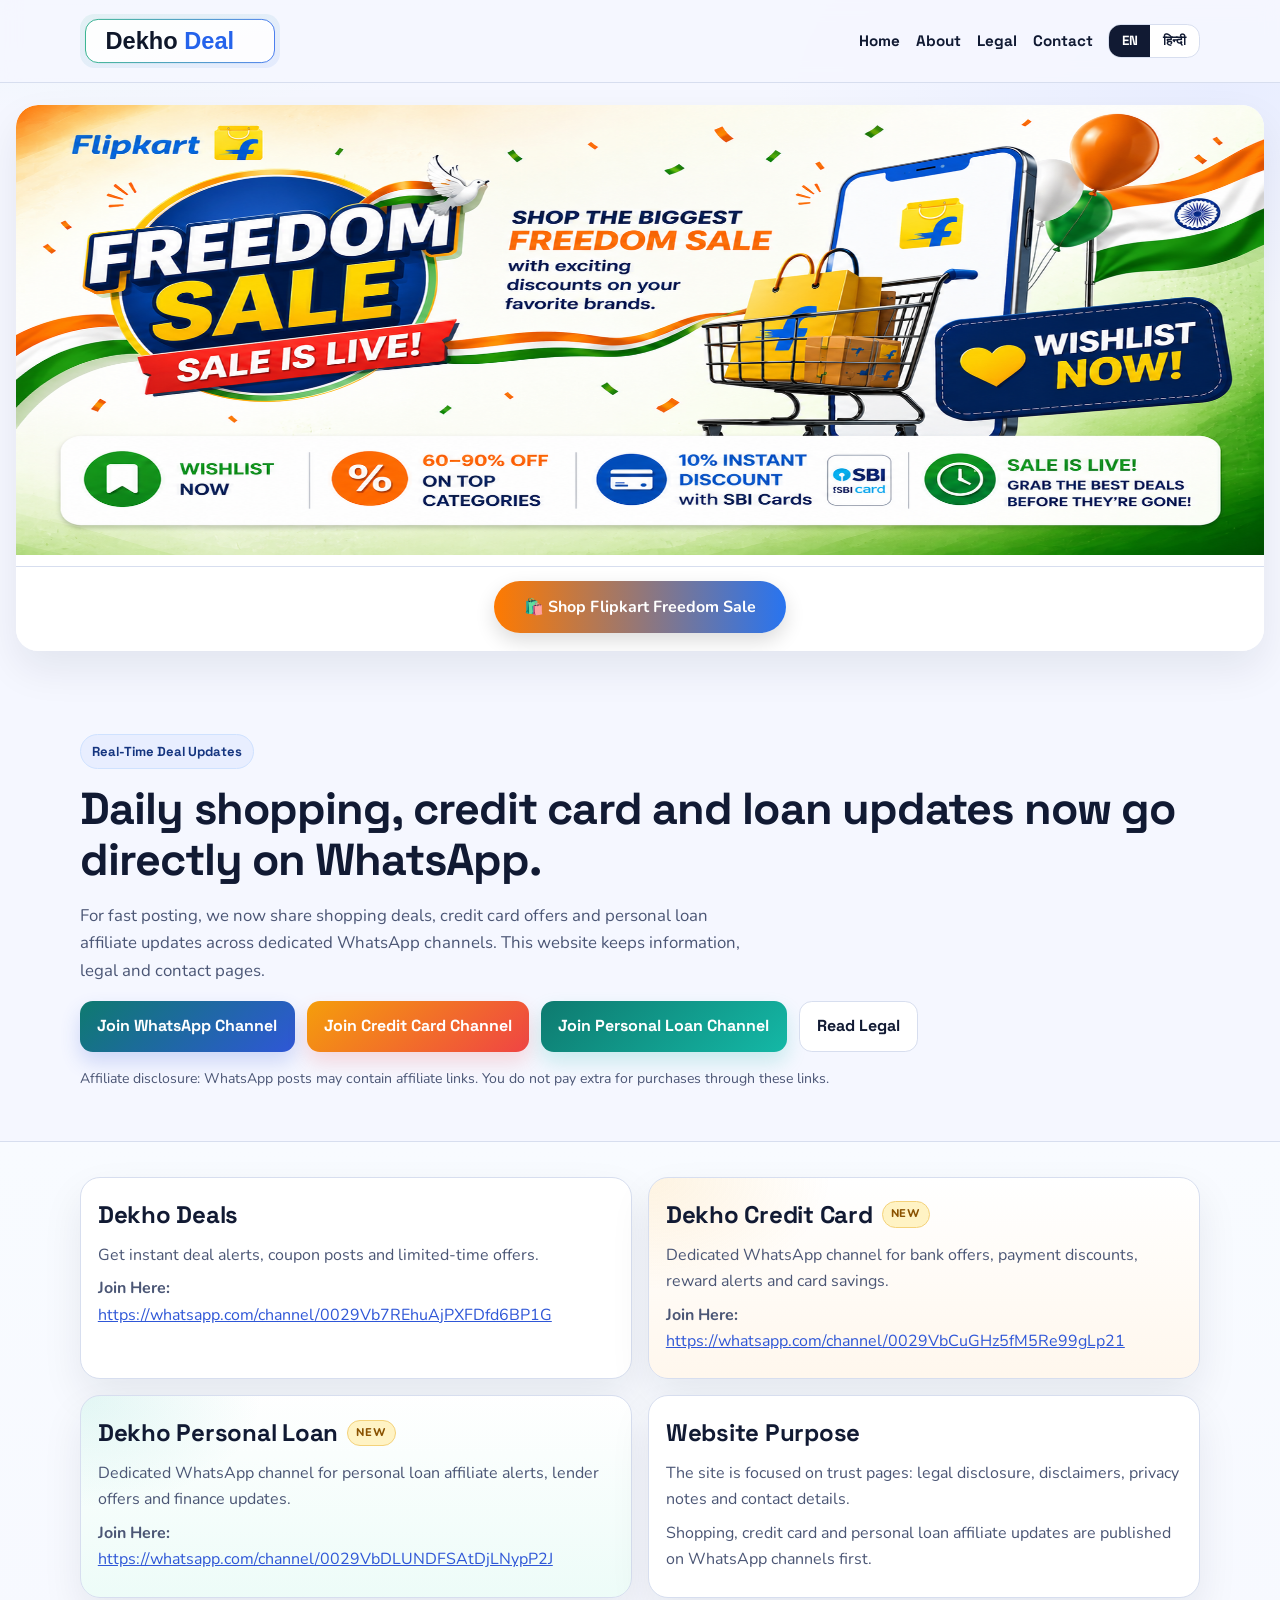
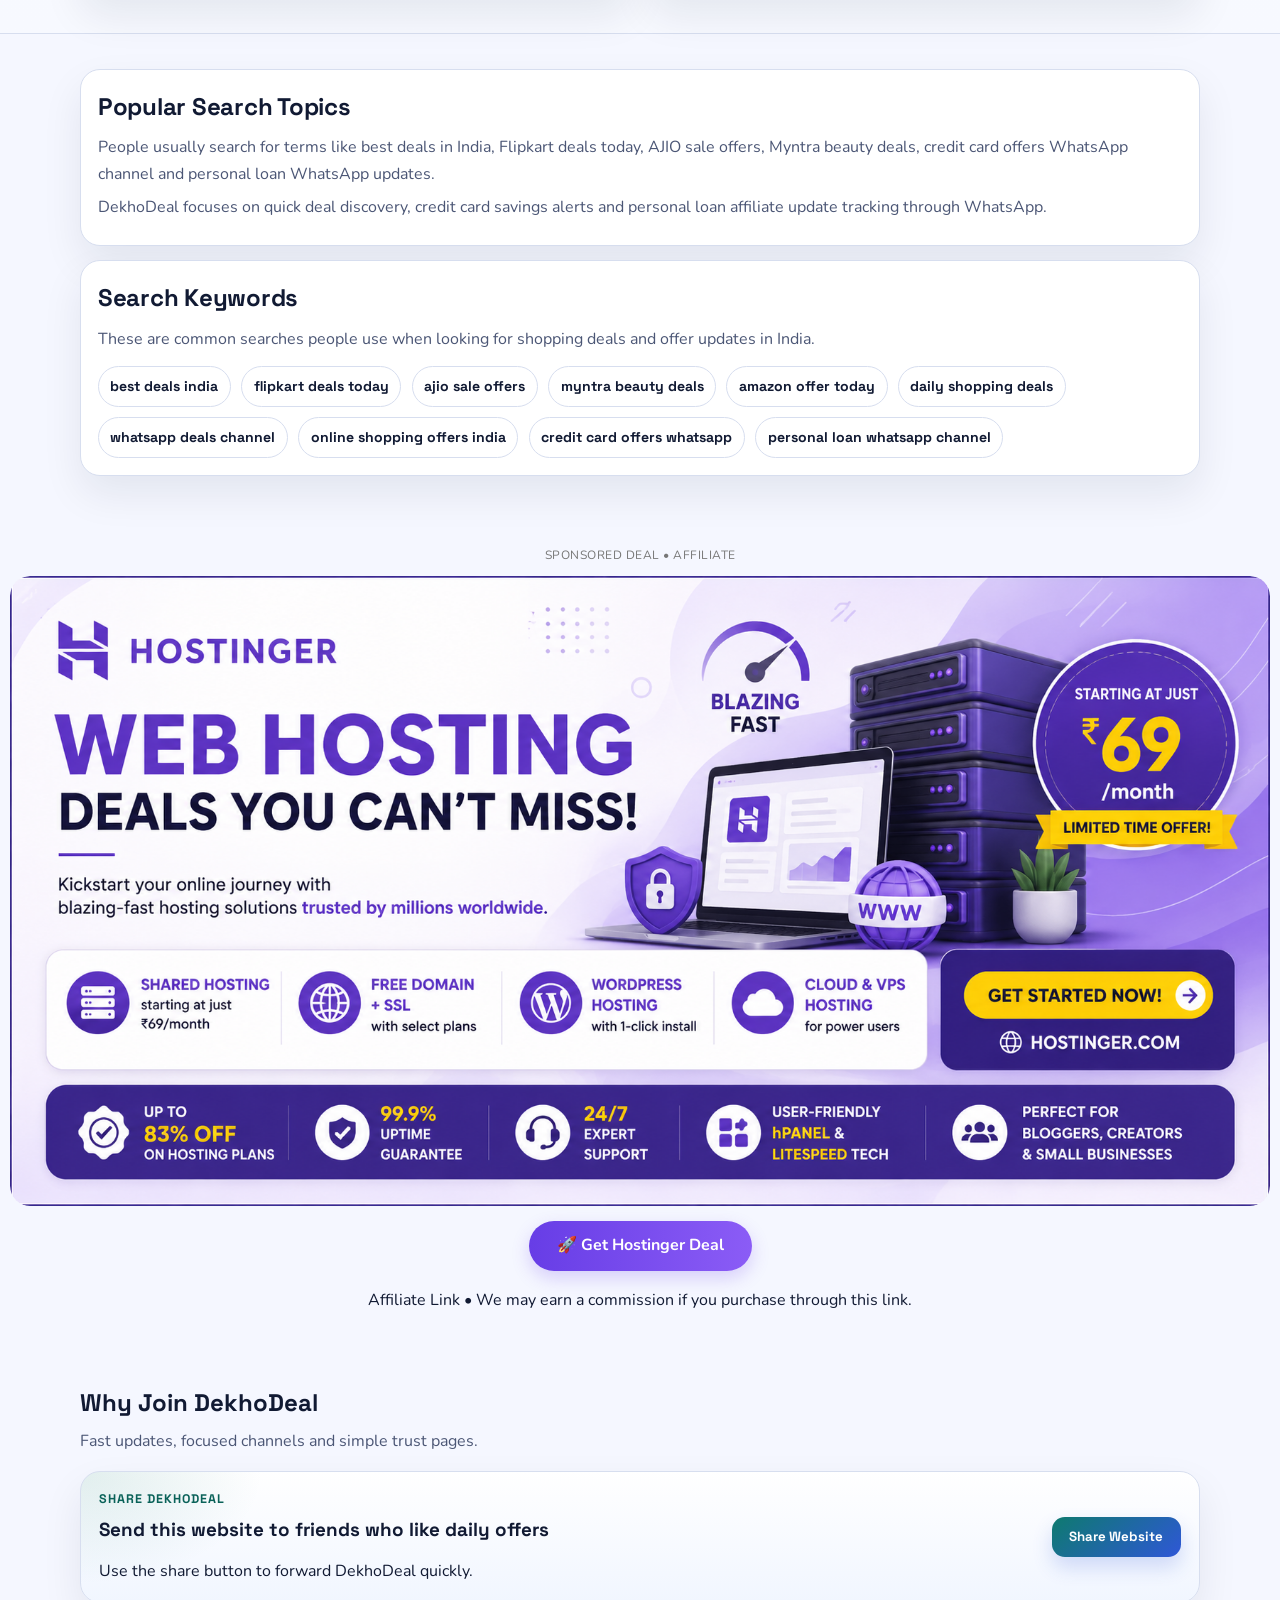
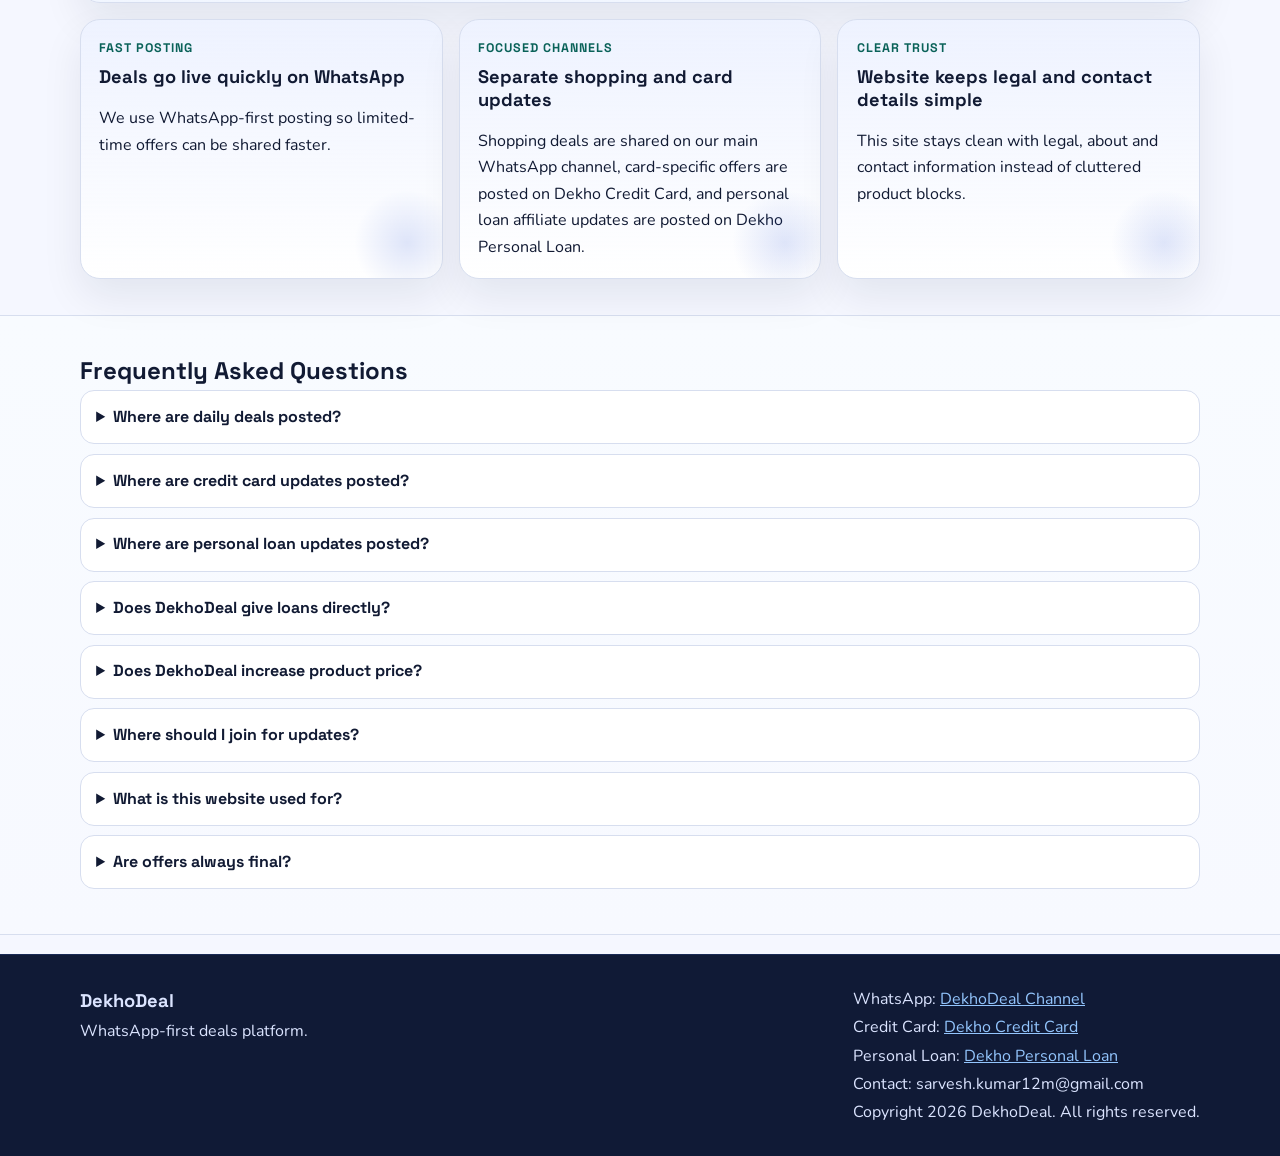
<file: index.html>
﻿<!doctype html>
<html lang="en">
<head>
  <meta charset="utf-8" />
  <meta name="viewport" content="width=device-width, initial-scale=1" />
  <title>DekhoDeal | Shopping Deals, Credit Card & Personal Loan WhatsApp Channels India</title>
  <meta name="description" content="DekhoDeal shares shopping deals, credit card offers and personal loan affiliate updates in India on WhatsApp. Get Flipkart, AJIO, Myntra, bank offers and finance alerts in real time." />
  <meta name="keywords" content="best deals india, whatsapp deals channel, credit card offers whatsapp, personal loan whatsapp channel, flipkart deals, ajio deals, myntra deals, shopping offers india, dekho deal" />
  <meta name="robots" content="index, follow" />
  <meta property="og:title" content="DekhoDeal | Shopping Deals, Credit Card & Personal Loan WhatsApp Channels India" />
  <meta property="og:description" content="Join DekhoDeal on WhatsApp for shopping deals, credit card offers and personal loan affiliate updates in real time." />
  <meta property="og:type" content="website" />
  <meta property="og:url" content="https://dekhodeal.website" />
  <meta name="theme-color" content="#0f172a" />
  <link rel="icon" type="image/svg+xml" href="favicon.svg" />
  <link rel="canonical" href="https://dekhodeal.website/" />
  <meta property="og:image" content="https://dekhodeal.website/social-share.svg" />
  <meta property="og:image:alt" content="DekhoDeal social share preview" />
  <meta property="og:site_name" content="DekhoDeal" />
  <meta name="twitter:card" content="summary_large_image" />
  <meta name="twitter:title" content="DekhoDeal | Shopping Deals, Credit Card & Personal Loan WhatsApp Channels India" />
  <meta name="twitter:description" content="Join DekhoDeal on WhatsApp for shopping deals, credit card offers and personal loan affiliate updates in real time." />
  <meta name="twitter:image" content="https://dekhodeal.website/social-share.svg" />
  <meta name="twitter:image:alt" content="DekhoDeal social share preview" />
  <link rel="stylesheet" href="styles.css" />
  <script type="application/ld+json">
  {
    "@context": "https://schema.org",
    "@type": "Organization",
    "name": "DekhoDeal",
    "url": "https://dekhodeal.website/",
    "logo": "https://dekhodeal.website/logo.svg",
    "sameAs": ["https://whatsapp.com/channel/0029Vb7REhuAjPXFDfd6BP1G", "https://whatsapp.com/channel/0029VbCuGHz5fM5Re99gLp21", "https://whatsapp.com/channel/0029VbDLUNDFSAtDjLNypP2J"],
    "founder": {
      "@type": "Person",
      "name": "Sarvesh Kumar"
    }
  }
  </script>
  <script type="application/ld+json">
  {
    "@context": "https://schema.org",
    "@type": "WebSite",
    "name": "DekhoDeal",
    "url": "https://dekhodeal.website/",
    "inLanguage": ["en", "hi"],
    "about": "Shopping deals and coupon updates in India"
  }
  </script>
  <script type="application/ld+json">
  {
    "@context": "https://schema.org",
    "@type": "FAQPage",
    "mainEntity": [
      {
        "@type": "Question",
        "name": "Where are daily deals posted?",
        "acceptedAnswer": {
          "@type": "Answer",
          "text": "Daily deals are posted on our WhatsApp channel."
        }
      },
      {
        "@type": "Question",
        "name": "Where should I join for updates?",
        "acceptedAnswer": {
          "@type": "Answer",
          "text": "Join the official DekhoDeal WhatsApp channel for daily shopping deals and savings updates."
        }
      },
      {
        "@type": "Question",
        "name": "What is this website used for?",
        "acceptedAnswer": {
          "@type": "Answer",
          "text": "This website is used for trust pages, legal information, contact details and channel links. Active deals are shared on WhatsApp."
        }
      },
      {
        "@type": "Question",
        "name": "Where are credit card updates posted?",
        "acceptedAnswer": {
          "@type": "Answer",
          "text": "Credit card specific updates are shared on our Dekho Credit Card WhatsApp channel."
        }
      },
      {
        "@type": "Question",
        "name": "Where are personal loan updates posted?",
        "acceptedAnswer": {
          "@type": "Answer",
          "text": "Personal loan affiliate updates are shared on our Dekho Personal Loan WhatsApp channel."
        }
      },
      {
        "@type": "Question",
        "name": "Does DekhoDeal increase product price?",
        "acceptedAnswer": {
          "@type": "Answer",
          "text": "No. Affiliate commission does not add extra cost for buyers."
        }
      },
      {
        "@type": "Question",
        "name": "Are offers always final?",
        "acceptedAnswer": {
          "@type": "Answer",
          "text": "No. Offer validity, stock, eligibility and benefits are always subject to merchant or brand terms."
        }
      }
    ]
  }
  </script>
</head>
<body>
  <a class="skip-link" href="#main-content">Skip to content</a>

  <header class="site-header">
    <div class="container">
      <div class="brand-row">
        <a href="/" class="brand-home" aria-label="DekhoDeal Home">
          <img src="logo.svg" class="site-logo" alt="DekhoDeal logo" width="220" height="60" />
        </a>
      </div>
      <button class="menu-toggle" type="button" aria-expanded="false" aria-label="Toggle menu">
        <span class="menu-icon" aria-hidden="true">☰</span> <span data-en="Menu" data-hi="मेन्यू">Menu</span>
      </button>
      <nav aria-label="Primary" class="primary-nav">
        <ul class="nav-list">
          <li><a href="/" data-en="Home" data-hi="होम">Home</a></li>
          <li><a href="/about.html" data-en="About" data-hi="अबाउट">About</a></li>
          <li><a href="/legal.html" data-en="Legal" data-hi="लीगल">Legal</a></li>
          <li><a href="/contact.html" data-en="Contact" data-hi="संपर्क">Contact</a></li>
        </ul>
        <div class="lang-toggle" aria-label="Language switch">
          <button type="button" class="lang-btn" data-lang-switch="en" aria-pressed="false">EN</button>
          <button type="button" class="lang-btn" data-lang-switch="hi" aria-pressed="false">हिन्दी</button>
        </div>
      </nav>
    </div>
  </header>

  <main id="main-content">
    <section class="promo-banner-section" aria-label="Featured promotions">
      <div class="container">
        <div class="promo-banner-slider" aria-live="polite">
          <div class="promo-banner-track">
            <article class="promo-slide" data-slide="1">
              <a
                class="promo-banner-link"
                href="https://fkrt.co/ai3com"
                target="_blank"
                rel="noopener sponsored"
                data-en-title="Open Flipkart Freedom Sale"
                data-hi-title="Flipkart Freedom Sale खोलें"
                title="Open Flipkart Freedom Sale"
              >
                <img
                  src="freedom-flipkart.png"
                  class="promo-slide-image"
                  alt="Flipkart Freedom Sale – Starts 8th August"
                />
              </a>
              <div class="promo-slide-footer">
                <a
                  href="https://fkrt.co/ai3com"
                  target="_blank"
                  rel="noopener sponsored"
                  class="promo-slide-action"
                >
                  🛍️ Shop Flipkart Freedom Sale
                </a>
              </div>
            </article>
            <article class="promo-slide" data-slide="2">
              <a
                class="promo-banner-link"
                href="https://ajiio.co/pA1bIp"
                target="_blank"
                rel="noopener sponsored"
                data-en-title="Ajio Sale Offers"
                data-hi-title="Ajio Sale Offers खोलें"
                title="Open Ajio Sale Offers"
              >
                <img
                  src="ajio-sale-now.png"
                  class="promo-slide-image"
                  alt="Ajio Sale Offers"
                />
              </a>
              <div class="promo-slide-footer">
                <a
                  href="https://ajiio.co/pA1bIp"
                  target="_blank"
                  rel="noopener sponsored"
                  class="promo-slide-action"
                >
                  🚀 Get Ajio Sale Deal
                </a>
              </div>
            </article>
            <article class="promo-slide" data-slide="3">
              <a
                class="promo-banner-link"
                href="https://myntr.in/pj0wIb"
                target="_blank"
                rel="noopener sponsored"
                data-en-title="Myntra Sale Offers"
                data-hi-title="Myntra Sale Offers खोलें"
                title="Open Myntra Sale Offers"
              >
                <img
                  src="myntra-sale-now.png"
                  class="promo-slide-image"
                  alt="Myntra Sale Offers"
                />
              </a>
              <div class="promo-slide-footer">
                <a
                  href="https://myntr.in/pj0wIb"
                  target="_blank"
                  rel="noopener sponsored"
                  class="promo-slide-action"
                >
                  🚀 Get Myntra Sale Deal
                </a>
              </div>
            </article>
          </div>
          <div class="promo-slider-controls">
            <button type="button" class="slider-dot is-active" aria-label="Slide 1"></button>
            <button type="button" class="slider-dot" aria-label="Slide 2"></button>
          </div>
        </div>
      </div>
    </section>
    <section class="hero">
      <div class="container hero-grid one-col">
        <div>
          <p class="eyebrow" data-en="Real-Time Deal Updates" data-hi="रियल-टाइम डील अपडेट्स">Real-Time Deal Updates</p>
          <h1 data-en="Daily shopping, credit card and loan updates now go directly on WhatsApp." data-hi="अब सभी डेली डील्स सीधे व्हाट्सऐप पर पोस्ट होती हैं।">Daily shopping, credit card and loan updates now go directly on WhatsApp.</h1>
          <p class="hero-copy" data-en="For fast posting, we now share shopping deals, credit card offers and personal loan affiliate updates across dedicated WhatsApp channels. This website keeps information, legal and contact pages." data-hi="तेजी से पोस्ट करने के लिए हमने मुख्य डील अपडेट्स अपने व्हाट्सऐप चैनल पर शिफ्ट कर दिए हैं। यह वेबसाइट अब जानकारी, लीगल और संपर्क पेज के लिए है।">For fast posting, we now share shopping deals, credit card offers and personal loan affiliate updates across dedicated WhatsApp channels. This website keeps information, legal and contact pages.</p>
          <div class="hero-actions">
            <a class="btn btn-primary" href="https://whatsapp.com/channel/0029Vb7REhuAjPXFDfd6BP1G" target="_blank" rel="noopener" data-en="Join WhatsApp Channel" data-hi="व्हाट्सऐप चैनल जॉइन करें">Join WhatsApp Channel</a>
            <a class="btn btn-card" href="https://whatsapp.com/channel/0029VbCuGHz5fM5Re99gLp21" target="_blank" rel="noopener" data-en="Join Credit Card Channel" data-hi="क्रेडिट कार्ड चैनल जॉइन करें">Join Credit Card Channel</a>
            <a class="btn btn-loan" href="https://whatsapp.com/channel/0029VbDLUNDFSAtDjLNypP2J" target="_blank" rel="noopener" data-en="Join Personal Loan Channel" data-hi="पर्सनल लोन चैनल जॉइन करें">Join Personal Loan Channel</a>
            <a class="btn btn-muted" href="/legal.html" data-en="Read Legal" data-hi="लीगल पढ़ें">Read Legal</a>
          </div>
          <p class="disclaimer" data-en="Affiliate disclosure: WhatsApp posts may contain affiliate links. You do not pay extra for purchases through these links." data-hi="एफिलिएट डिस्क्लोजर: व्हाट्सऐप पोस्ट में एफिलिएट लिंक हो सकते हैं। इन लिंक से खरीदने पर आपको अतिरिक्त भुगतान नहीं करना पड़ता।">Affiliate disclosure: WhatsApp posts may contain affiliate links. You do not pay extra for purchases through these links.</p>
        </div>
      </div>
    </section>    <section class="section alt">
      <div class="container quick-links channel-grid">
        <article class="info-card">
          <div class="info-card-title-row">
            <h2 data-en="Dekho Deals" data-hi="देखो डील्स">Dekho Deals</h2>
          </div>
          <p data-en="Get instant deal alerts, coupon posts and limited-time offers." data-hi="इंस्टेंट डील अलर्ट, कूपन पोस्ट और लिमिटेड-टाइम ऑफर पाएं।">Get instant deal alerts, coupon posts and limited-time offers.</p>
          <p><strong data-en="Join Here:" data-hi="यहाँ जुड़ें:">Join Here:</strong> <a href="https://whatsapp.com/channel/0029Vb7REhuAjPXFDfd6BP1G" target="_blank" rel="noopener">https://whatsapp.com/channel/0029Vb7REhuAjPXFDfd6BP1G</a></p>
        </article>
        <article class="info-card info-card-accent">
          <div class="info-card-title-row">
            <h2 data-en="Dekho Credit Card" data-hi="देखो क्रेडिट कार्ड">Dekho Credit Card</h2>
            <span class="channel-badge">NEW</span>
          </div>
          <p data-en="Dedicated WhatsApp channel for bank offers, payment discounts, reward alerts and card savings." data-hi="बैंक ऑफर्स, पेमेंट डिस्काउंट्स, reward alerts और card savings के लिए dedicated WhatsApp channel।">Dedicated WhatsApp channel for bank offers, payment discounts, reward alerts and card savings.</p>
          <p><strong data-en="Join Here:" data-hi="यहाँ जुड़ें:">Join Here:</strong> <a href="https://whatsapp.com/channel/0029VbCuGHz5fM5Re99gLp21" target="_blank" rel="noopener">https://whatsapp.com/channel/0029VbCuGHz5fM5Re99gLp21</a></p>
        </article>
        <article class="info-card info-card-loan">
          <div class="info-card-title-row">
            <h2 data-en="Dekho Personal Loan" data-hi="देखो पर्सनल लोन">Dekho Personal Loan</h2>
            <span class="channel-badge">NEW</span>
          </div>
          <p data-en="Dedicated WhatsApp channel for personal loan affiliate alerts, lender offers and finance updates." data-hi="पर्सनल लोन affiliate alerts, lender offers और finance updates के लिए dedicated WhatsApp channel।">Dedicated WhatsApp channel for personal loan affiliate alerts, lender offers and finance updates.</p>
          <p><strong data-en="Join Here:" data-hi="यहाँ जुड़ें:">Join Here:</strong> <a href="https://whatsapp.com/channel/0029VbDLUNDFSAtDjLNypP2J" target="_blank" rel="noopener">https://whatsapp.com/channel/0029VbDLUNDFSAtDjLNypP2J</a></p>
        </article>
        <article class="info-card">
          <div class="info-card-title-row">
            <h2 data-en="Website Purpose" data-hi="वेबसाइट का उद्देश्य">Website Purpose</h2>
          </div>
          <p data-en="The site is focused on trust pages: legal disclosure, disclaimers, privacy notes and contact details." data-hi="यह साइट ट्रस्ट पेज पर केंद्रित है: लीगल डिस्क्लोजर, डिस्क्लेमर, प्राइवेसी नोट्स और संपर्क जानकारी।">The site is focused on trust pages: legal disclosure, disclaimers, privacy notes and contact details.</p>
          <p data-en="Shopping, credit card and personal loan affiliate updates are published on WhatsApp channels first." data-hi="शॉपिंग, क्रेडिट कार्ड और पर्सनल लोन affiliate updates सबसे पहले WhatsApp channels पर पब्लिश होती हैं।">Shopping, credit card and personal loan affiliate updates are published on WhatsApp channels first.</p>
        </article>
      </div>
    </section>

    <section class="section">
      <div class="container stack-sections">
        <article class="info-card">
          <h2 data-en="Popular Search Topics" data-hi="लोकप्रिय सर्च विषय">Popular Search Topics</h2>
          <p data-en="People usually search for terms like best deals in India, Flipkart deals today, AJIO sale offers, Myntra beauty deals, credit card offers WhatsApp channel and personal loan WhatsApp updates." data-hi="लोग आमतौर पर best deals in India, Flipkart deals today, AJIO sale offers, Myntra beauty deals और WhatsApp shopping deals channel जैसे शब्द खोजते हैं।">People usually search for terms like best deals in India, Flipkart deals today, AJIO sale offers, Myntra beauty deals, credit card offers WhatsApp channel and personal loan WhatsApp updates.</p>
          <p data-en="DekhoDeal focuses on quick deal discovery, credit card savings alerts and personal loan affiliate update tracking through WhatsApp." data-hi="DekhoDeal व्हाट्सऐप के जरिए तेज डील डिस्कवरी और डेली ऑफर ट्रैकिंग पर फोकस करता है।">DekhoDeal focuses on quick deal discovery, credit card savings alerts and personal loan affiliate update tracking through WhatsApp.</p>
        </article>
        <article class="info-card keyword-cloud-card">
          <h2 data-en="Search Keywords" data-hi="सर्च कीवर्ड्स">Search Keywords</h2>
          <p data-en="These are common searches people use when looking for shopping deals and offer updates in India." data-hi="ये common searches हैं जो लोग India me shopping deals aur offer updates ढूंढते समय use करते हैं।">These are common searches people use when looking for shopping deals and offer updates in India.</p>
          <div class="keyword-cloud">
            <span class="keyword-pill">best deals india</span>
            <span class="keyword-pill">flipkart deals today</span>
            <span class="keyword-pill">ajio sale offers</span>
            <span class="keyword-pill">myntra beauty deals</span>
            <span class="keyword-pill">amazon offer today</span>
            <span class="keyword-pill">daily shopping deals</span>
            <span class="keyword-pill">whatsapp deals channel</span>
            <span class="keyword-pill">online shopping offers india</span>
            <span class="keyword-pill">credit card offers whatsapp</span>
            <span class="keyword-pill">personal loan whatsapp channel</span>
          </div>
        </article>
      </div>
    </section>
<!-- Sponsored Affiliate Deal -->
<section class="affiliate-ad" aria-label="Sponsored deal">

  <div class="affiliate-ad-label">
    Sponsored Deal • AFFILIATE
  </div>

  <a
    href="https://extp.in/Y7e375"
    target="_blank"
    rel="noopener sponsored"
    class="affiliate-ad-link"
  >
    <img
      src="hostinger-banner.png"
      alt="Hostinger Web Hosting Deals"
      class="affiliate-ad-image"
    />
  </a>

  <a
    href="https://extp.in/Y7e375"
    target="_blank"
    rel="noopener sponsored"
    class="affiliate-ad-button"
  >
    🚀 Get Hostinger Deal
  </a>
<p class="affiliate-disclosure">
  Affiliate Link • We may earn a commission if you purchase through this link.
</p>

</section>
    <section class="section">
      <div class="container">
        <div class="section-head">
          <h2 data-en="Why Join DekhoDeal" data-hi="Dekhodeal क्यों जॉइन करें">Why Join DekhoDeal</h2>
          <p data-en="Fast updates, focused channels and simple trust pages." data-hi="फास्ट अपडेट्स, फोकस्ड चैनल्स और सिंपल ट्रस्ट पेज।">Fast updates, focused channels and simple trust pages.</p>
        </div>
        <div class="share-banner">
          <div>
            <p class="feature-kicker" data-en="Share DekhoDeal" data-hi="Dekhodeal शेयर करें">Share DekhoDeal</p>
            <h3 data-en="Send this website to friends who like daily offers" data-hi="इस वेबसाइट को उन दोस्तों तक भेजें जिन्हें daily offers पसंद हैं">Send this website to friends who like daily offers</h3>
            <p data-en="Use the share button to forward DekhoDeal quickly." data-hi="Dekhodeal ko जल्दी forward करने के लिए share button use करें।">Use the share button to forward DekhoDeal quickly.</p>
          </div>
          <div class="share-banner-actions">
            <button type="button" class="btn btn-primary" data-share-site data-en="Share Website" data-hi="वेबसाइट शेयर करें">Share Website</button>
          </div>
        </div>
        <div class="feature-strip">
          <article class="feature-tile">
            <p class="feature-kicker" data-en="Fast Posting" data-hi="फास्ट पोस्टिंग">Fast Posting</p>
            <h3 data-en="Deals go live quickly on WhatsApp" data-hi="डील्स जल्दी व्हाट्सऐप पर लाइव होती हैं">Deals go live quickly on WhatsApp</h3>
            <p data-en="We use WhatsApp-first posting so limited-time offers can be shared faster." data-hi="हम WhatsApp-first posting use करते हैं ताकि limited-time offers जल्दी share किए जा सकें।">We use WhatsApp-first posting so limited-time offers can be shared faster.</p>
          </article>
          <article class="feature-tile">
            <p class="feature-kicker" data-en="Focused Channels" data-hi="फोकस्ड चैनल्स">Focused Channels</p>
            <h3 data-en="Separate shopping and card updates" data-hi="अलग शॉपिंग और कार्ड अपडेट्स">Separate shopping and card updates</h3>
            <p data-en="Shopping deals are shared on our main WhatsApp channel, card-specific offers are posted on Dekho Credit Card, and personal loan affiliate updates are posted on Dekho Personal Loan." data-hi="शॉपिंग डील्स हमारे main WhatsApp channel पर और card-specific offers Dekho Credit Card पर शेयर होती हैं।">Shopping deals are shared on our main WhatsApp channel, card-specific offers are posted on Dekho Credit Card, and personal loan affiliate updates are posted on Dekho Personal Loan.</p>
          </article>
          <article class="feature-tile">
            <p class="feature-kicker" data-en="Clear Trust" data-hi="क्लियर ट्रस्ट">Clear Trust</p>
            <h3 data-en="Website keeps legal and contact details simple" data-hi="वेबसाइट लीगल और कॉन्टैक्ट डिटेल्स सिंपल रखती है">Website keeps legal and contact details simple</h3>
            <p data-en="This site stays clean with legal, about and contact information instead of cluttered product blocks." data-hi="यह साइट cluttered product blocks की जगह legal, about और contact information के साथ clean रहती है।">This site stays clean with legal, about and contact information instead of cluttered product blocks.</p>
          </article>
        </div>
      </div>
    </section>

    <section class="section alt">
      <div class="container">
        <div class="section-head">
          <h2 data-en="Frequently Asked Questions" data-hi="अक्सर पूछे जाने वाले सवाल">Frequently Asked Questions</h2>
        </div>
        <details>
          <summary data-en="Where are daily deals posted?" data-hi="डेली डील्स कहां पोस्ट होती हैं?">Where are daily deals posted?</summary>
          <p data-en="Daily deals are posted on our WhatsApp channel." data-hi="डेली डील्स हमारे व्हाट्सऐप चैनल पर पोस्ट होती हैं।">Daily deals are posted on our WhatsApp channel.</p>
        </details>
        <details>
          <summary data-en="Where are credit card updates posted?" data-hi="क्रेडिट कार्ड अपडेट्स कहां पोस्ट होती हैं?">Where are credit card updates posted?</summary>
          <p data-en="Credit card specific updates are shared on our Dekho Credit Card WhatsApp channel." data-hi="क्रेडिट कार्ड से जुड़ी अपडेट्स हमारे Dekho Credit Card WhatsApp channel पर शेयर होती हैं।">Credit card specific updates are shared on our Dekho Credit Card WhatsApp channel.</p>
        </details>
        <details>
          <summary data-en="Where are personal loan updates posted?" data-hi="पर्सनल लोन अपडेट्स कहां पोस्ट होती हैं?">Where are personal loan updates posted?</summary>
          <p data-en="Personal loan affiliate updates are shared on our Dekho Personal Loan WhatsApp channel." data-hi="पर्सनल लोन affiliate updates हमारे Dekho Personal Loan WhatsApp channel पर शेयर होती हैं।">Personal loan affiliate updates are shared on our Dekho Personal Loan WhatsApp channel.</p>
        </details>
        <details>
          <summary data-en="Does DekhoDeal give loans directly?" data-hi="क्या DekhoDeal खुद लोन देता है?">Does DekhoDeal give loans directly?</summary>
          <p data-en="No. DekhoDeal is not a lender, bank or NBFC. We only share affiliate or informational loan links from third-party providers." data-hi="नहीं। DekhoDeal कोई lender, bank या NBFC नहीं है। हम केवल third-party providers के affiliate या informational loan links share करते हैं।">No. DekhoDeal is not a lender, bank or NBFC. We only share affiliate or informational loan links from third-party providers.</p>
        </details>
        <details>
          <summary data-en="Does DekhoDeal increase product price?" data-hi="क्या DekhoDeal से प्रोडक्ट की कीमत बढ़ती है?">Does DekhoDeal increase product price?</summary>
          <p data-en="No. Affiliate commission does not add extra cost for buyers." data-hi="नहीं। एफिलिएट कमीशन से खरीदार की कीमत नहीं बढ़ती।">No. Affiliate commission does not add extra cost for buyers.</p>
        </details>
        <details>
          <summary data-en="Where should I join for updates?" data-hi="अपडेट्स के लिए मुझे कहाँ जुड़ना चाहिए?">Where should I join for updates?</summary>
          <p data-en="Join the official DekhoDeal WhatsApp channel for daily shopping deals and savings updates." data-hi="डेली शॉपिंग डील्स और सेविंग्स अपडेट्स के लिए official DekhoDeal WhatsApp channel जॉइन करें।">Join the official DekhoDeal WhatsApp channel for daily shopping deals and savings updates.</p>
        </details>
        <details>
          <summary data-en="What is this website used for?" data-hi="यह वेबसाइट किस काम के लिए है?">What is this website used for?</summary>
          <p data-en="This website is used for legal information, contact details, founder information and direct links to our WhatsApp channel. Active deals are posted on WhatsApp." data-hi="यह वेबसाइट लीगल जानकारी, संपर्क विवरण, फाउंडर जानकारी और हमारे व्हाट्सऐप चैनल के डायरेक्ट लिंक के लिए है। एक्टिव डील्स व्हाट्सऐप पर पोस्ट होती हैं।">This website is used for legal information, contact details, founder information and direct links to our WhatsApp channel. Active deals are posted on WhatsApp.</p>
        </details>
        <details>
          <summary data-en="Are offers always final?" data-hi="क्या ऑफर्स हमेशा फाइनल होते हैं?">Are offers always final?</summary>
          <p data-en="No. Prices, stock, offer validity, eligibility and benefits can change. Final terms are always decided by the merchant or brand." data-hi="नहीं। प्राइस, स्टॉक, ऑफर वैलिडिटी, पात्रता और बेनिफिट्स बदल सकते हैं। अंतिम शर्तें हमेशा मर्चेंट या ब्रांड तय करते हैं।">No. Prices, stock, offer validity, eligibility and benefits can change. Final terms are always decided by the merchant or brand.</p>
        </details>
      </div>
    </section>
  </main>

  <footer class="site-footer">
    <div class="container footer-grid">
      <div>
        <p class="brand-title">DekhoDeal</p>
        <p data-en="WhatsApp-first deals platform." data-hi="व्हाट्सऐप-फर्स्ट डील्स प्लेटफॉर्म।">WhatsApp-first deals platform.</p>
      </div>
      <div>
        <p><span data-en="WhatsApp:" data-hi="व्हाट्सऐप:">WhatsApp:</span> <a href="https://whatsapp.com/channel/0029Vb7REhuAjPXFDfd6BP1G" target="_blank" rel="noopener" style="color:#93c5fd;">DekhoDeal Channel</a></p>
        <p><span data-en="Credit Card:" data-hi="क्रेडिट कार्ड:">Credit Card:</span> <a href="https://whatsapp.com/channel/0029VbCuGHz5fM5Re99gLp21" target="_blank" rel="noopener" style="color:#93c5fd;">Dekho Credit Card</a></p>
        <p><span data-en="Personal Loan:" data-hi="पर्सनल लोन:">Personal Loan:</span> <a href="https://whatsapp.com/channel/0029VbDLUNDFSAtDjLNypP2J" target="_blank" rel="noopener" style="color:#93c5fd;">Dekho Personal Loan</a></p>
        <p><span data-en="Contact:" data-hi="संपर्क:">Contact:</span> sarvesh.kumar12m@gmail.com</p>
        <p><span data-en="Copyright" data-hi="कॉपीराइट">Copyright</span> <span id="year"></span> DekhoDeal. <span data-en="All rights reserved." data-hi="सभी अधिकार सुरक्षित।">All rights reserved.</span></p>
      </div>
    </div>
  </footer>

  <script src="script.js" defer></script>
</body>
</html>
</file>
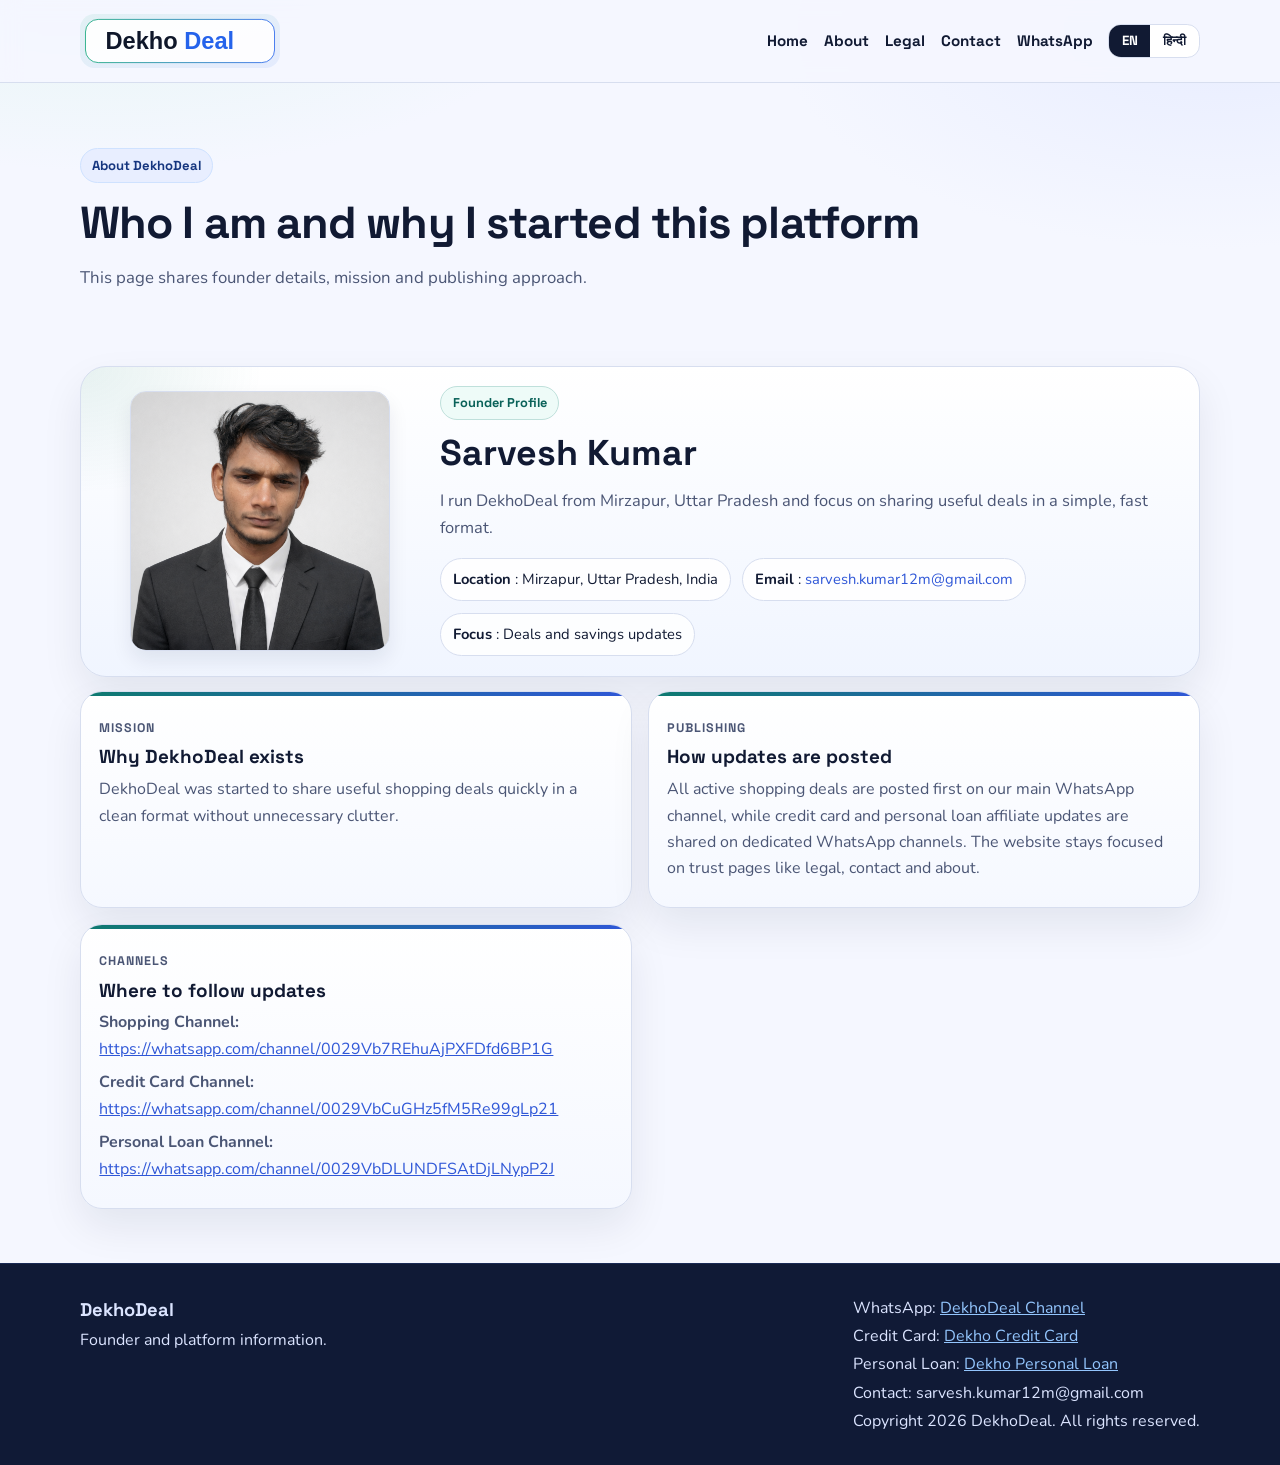
<file: about.html>
﻿<!doctype html>
<html lang="en">
<head>
  <meta charset="utf-8" />
  <meta name="viewport" content="width=device-width, initial-scale=1" />
  <title>About | DekhoDeal</title>
  <meta name="description" content="About DekhoDeal founder Sarvesh Kumar from Mirzapur, Uttar Pradesh, India, and platform mission." />
  <meta name="robots" content="index, follow" />
  <meta property="og:title" content="About | DekhoDeal" />
  <meta property="og:description" content="Know who runs DekhoDeal and why this WhatsApp-first deals platform exists." />
  <meta property="og:type" content="website" />
  <meta property="og:url" content="https://dekhodeal.website/about.html" />
  <meta property="og:image" content="https://dekhodeal.website/logo.svg" />
  <meta name="twitter:card" content="summary_large_image" />
  <meta name="twitter:title" content="About | DekhoDeal" />
  <meta name="twitter:description" content="Know who runs DekhoDeal and why this WhatsApp-first deals platform exists." />
  <meta name="twitter:image" content="https://dekhodeal.website/logo.svg" />
  <meta name="theme-color" content="#0f172a" />
  <link rel="icon" type="image/svg+xml" href="favicon.svg" />
  <link rel="canonical" href="https://dekhodeal.website/about.html" />
  <link rel="stylesheet" href="styles.css" />
</head>
<body>
  <a class="skip-link" href="#main-content">Skip to content</a>

  <header class="site-header">
    <div class="container">
      <div class="brand-row">
        <a href="/" class="brand-home" aria-label="DekhoDeal Home">
          <img src="logo.svg" class="site-logo" alt="DekhoDeal logo" width="220" height="60" />
        </a>
      </div>
      <button class="menu-toggle" type="button" aria-expanded="false" aria-label="Toggle menu">
        <span class="menu-icon" aria-hidden="true">☰</span> <span data-en="Menu" data-hi="मेन्यू">Menu</span>
      </button>
      <nav aria-label="Primary" class="primary-nav">
        <ul class="nav-list">
          <li><a href="/" data-en="Home" data-hi="होम">Home</a></li>
          <li><a href="/about.html" data-en="About" data-hi="अबाउट">About</a></li>
          <li><a href="/legal.html" data-en="Legal" data-hi="लीगल">Legal</a></li>
          <li><a href="/contact.html" data-en="Contact" data-hi="संपर्क">Contact</a></li>
          <li><a href="https://whatsapp.com/channel/0029Vb7REhuAjPXFDfd6BP1G" target="_blank" rel="noopener" data-en="WhatsApp" data-hi="व्हाट्सऐप">WhatsApp</a></li>
        </ul>
        <div class="lang-toggle" aria-label="Language switch">
          <button type="button" class="lang-btn" data-lang-switch="en" aria-pressed="false">EN</button>
          <button type="button" class="lang-btn" data-lang-switch="hi" aria-pressed="false">हिन्दी</button>
        </div>
      </nav>
    </div>
  </header>

  <main id="main-content">
    <section class="hero hero-compact">
      <div class="container hero-grid one-col">
        <div>
          <p class="eyebrow" data-en="About DekhoDeal" data-hi="DekhoDeal के बारे में">About DekhoDeal</p>
          <h1 data-en="Who I am and why I started this platform" data-hi="मैं कौन हूं और मैंने यह प्लेटफॉर्म क्यों शुरू किया">Who I am and why I started this platform</h1>
          <p class="hero-copy" data-en="This page shares founder details, mission and publishing approach." data-hi="इस पेज पर फाउंडर की जानकारी, उद्देश्य और पब्लिशिंग तरीके की जानकारी है।">This page shares founder details, mission and publishing approach.</p>
        </div>
      </div>
    </section>

    <section class="section">
      <div class="container stack-sections">
        <article class="profile-showcase">
          <div class="profile-media">
            <img src="sarvesh.png" alt="Sarvesh Kumar portrait" class="founder-photo founder-photo-large" width="300" height="300" />
          </div>
          <div class="profile-copy">
            <p class="profile-tag" data-en="Founder Profile" data-hi="फाउंडर प्रोफाइल">Founder Profile</p>
            <h2 data-en="Sarvesh Kumar" data-hi="सर्वेश कुमार">Sarvesh Kumar</h2>
            <p class="profile-lead" data-en="I run DekhoDeal from Mirzapur, Uttar Pradesh and focus on sharing useful deals in a simple, fast format." data-hi="मैं Mirzapur, Uttar Pradesh से DekhoDeal चलाता हूं और simple, fast format में useful deals share करने पर focus करता हूं।">I run DekhoDeal from Mirzapur, Uttar Pradesh and focus on sharing useful deals in a simple, fast format.</p>
            <div class="profile-pills">
              <span class="profile-pill"><strong data-en="Location" data-hi="स्थान">Location</strong>: <span data-en="Mirzapur, Uttar Pradesh, India" data-hi="मिर्जापुर, उत्तर प्रदेश, भारत">Mirzapur, Uttar Pradesh, India</span></span>
              <span class="profile-pill"><strong data-en="Email" data-hi="ईमेल">Email</strong>: <a href="mailto:sarvesh.kumar12m@gmail.com">sarvesh.kumar12m@gmail.com</a></span>
              <span class="profile-pill"><strong data-en="Focus" data-hi="फोकस">Focus</strong>: <span data-en="Deals and savings updates" data-hi="डील्स और सेविंग्स अपडेट्स">Deals and savings updates</span></span>
            </div>
          </div>
        </article>

        <div class="premium-grid">
          <article class="premium-card">
            <p class="feature-kicker" data-en="Mission" data-hi="मिशन">Mission</p>
            <h3 data-en="Why DekhoDeal exists" data-hi="Dekhodeal क्यों है">Why DekhoDeal exists</h3>
            <p data-en="DekhoDeal was started to share useful shopping deals quickly in a clean format without unnecessary clutter." data-hi="Dekhodeal की शुरुआत useful shopping deals को बिना unnecessary clutter के जल्दी share करने के लिए की गई।">DekhoDeal was started to share useful shopping deals quickly in a clean format without unnecessary clutter.</p>
          </article>
          <article class="premium-card">
            <p class="feature-kicker" data-en="Publishing" data-hi="पब्लिशिंग">Publishing</p>
            <h3 data-en="How updates are posted" data-hi="अपडेट्स कैसे पोस्ट होते हैं">How updates are posted</h3>
            <p data-en="All active shopping deals are posted first on our main WhatsApp channel, while credit card and personal loan affiliate updates are shared on dedicated WhatsApp channels. The website stays focused on trust pages like legal, contact and about." data-hi="सभी active deals सबसे पहले हमारे WhatsApp channel पर पोस्ट होती हैं। वेबसाइट legal, contact और about जैसे trust pages पर focused रहती है।">All active shopping deals are posted first on our main WhatsApp channel, while credit card and personal loan affiliate updates are shared on dedicated WhatsApp channels. The website stays focused on trust pages like legal, contact and about.</p>
          </article>
          <article class="premium-card">
            <p class="feature-kicker" data-en="Channels" data-hi="चैनल्स">Channels</p>
            <h3 data-en="Where to follow updates" data-hi="अपडेट्स कहां फॉलो करें">Where to follow updates</h3>
            <p><strong data-en="Shopping Channel:" data-hi="शॉपिंग चैनल:">Shopping Channel:</strong> <a href="https://whatsapp.com/channel/0029Vb7REhuAjPXFDfd6BP1G" target="_blank" rel="noopener">https://whatsapp.com/channel/0029Vb7REhuAjPXFDfd6BP1G</a></p>
            <p><strong data-en="Credit Card Channel:" data-hi="क्रेडिट कार्ड चैनल:">Credit Card Channel:</strong> <a href="https://whatsapp.com/channel/0029VbCuGHz5fM5Re99gLp21" target="_blank" rel="noopener">https://whatsapp.com/channel/0029VbCuGHz5fM5Re99gLp21</a></p>
            <p><strong data-en="Personal Loan Channel:" data-hi="पर्सनल लोन चैनल:">Personal Loan Channel:</strong> <a href="https://whatsapp.com/channel/0029VbDLUNDFSAtDjLNypP2J" target="_blank" rel="noopener">https://whatsapp.com/channel/0029VbDLUNDFSAtDjLNypP2J</a></p>
          </article>
        </div>
      </div>
    </section>
  </main>

  <footer class="site-footer">
    <div class="container footer-grid">
      <div>
        <p class="brand-title">DekhoDeal</p>
        <p data-en="Founder and platform information." data-hi="फाउंडर और प्लेटफॉर्म जानकारी।">Founder and platform information.</p>
      </div>
      <div>
        <p><span data-en="WhatsApp:" data-hi="व्हाट्सऐप:">WhatsApp:</span> <a href="https://whatsapp.com/channel/0029Vb7REhuAjPXFDfd6BP1G" target="_blank" rel="noopener" style="color:#93c5fd;">DekhoDeal Channel</a></p>
        <p><span data-en="Credit Card:" data-hi="क्रेडिट कार्ड:">Credit Card:</span> <a href="https://whatsapp.com/channel/0029VbCuGHz5fM5Re99gLp21" target="_blank" rel="noopener" style="color:#93c5fd;">Dekho Credit Card</a></p>
        <p><span data-en="Personal Loan:" data-hi="पर्सनल लोन:">Personal Loan:</span> <a href="https://whatsapp.com/channel/0029VbDLUNDFSAtDjLNypP2J" target="_blank" rel="noopener" style="color:#93c5fd;">Dekho Personal Loan</a></p>
        <p><span data-en="Contact:" data-hi="संपर्क:">Contact:</span> sarvesh.kumar12m@gmail.com</p>
        <p><span data-en="Copyright" data-hi="कॉपीराइट">Copyright</span> <span id="year"></span> DekhoDeal. <span data-en="All rights reserved." data-hi="सभी अधिकार सुरक्षित।">All rights reserved.</span></p>
      </div>
    </div>
  </footer>

  <script src="script.js" defer></script>
</body>
</html>
</file>
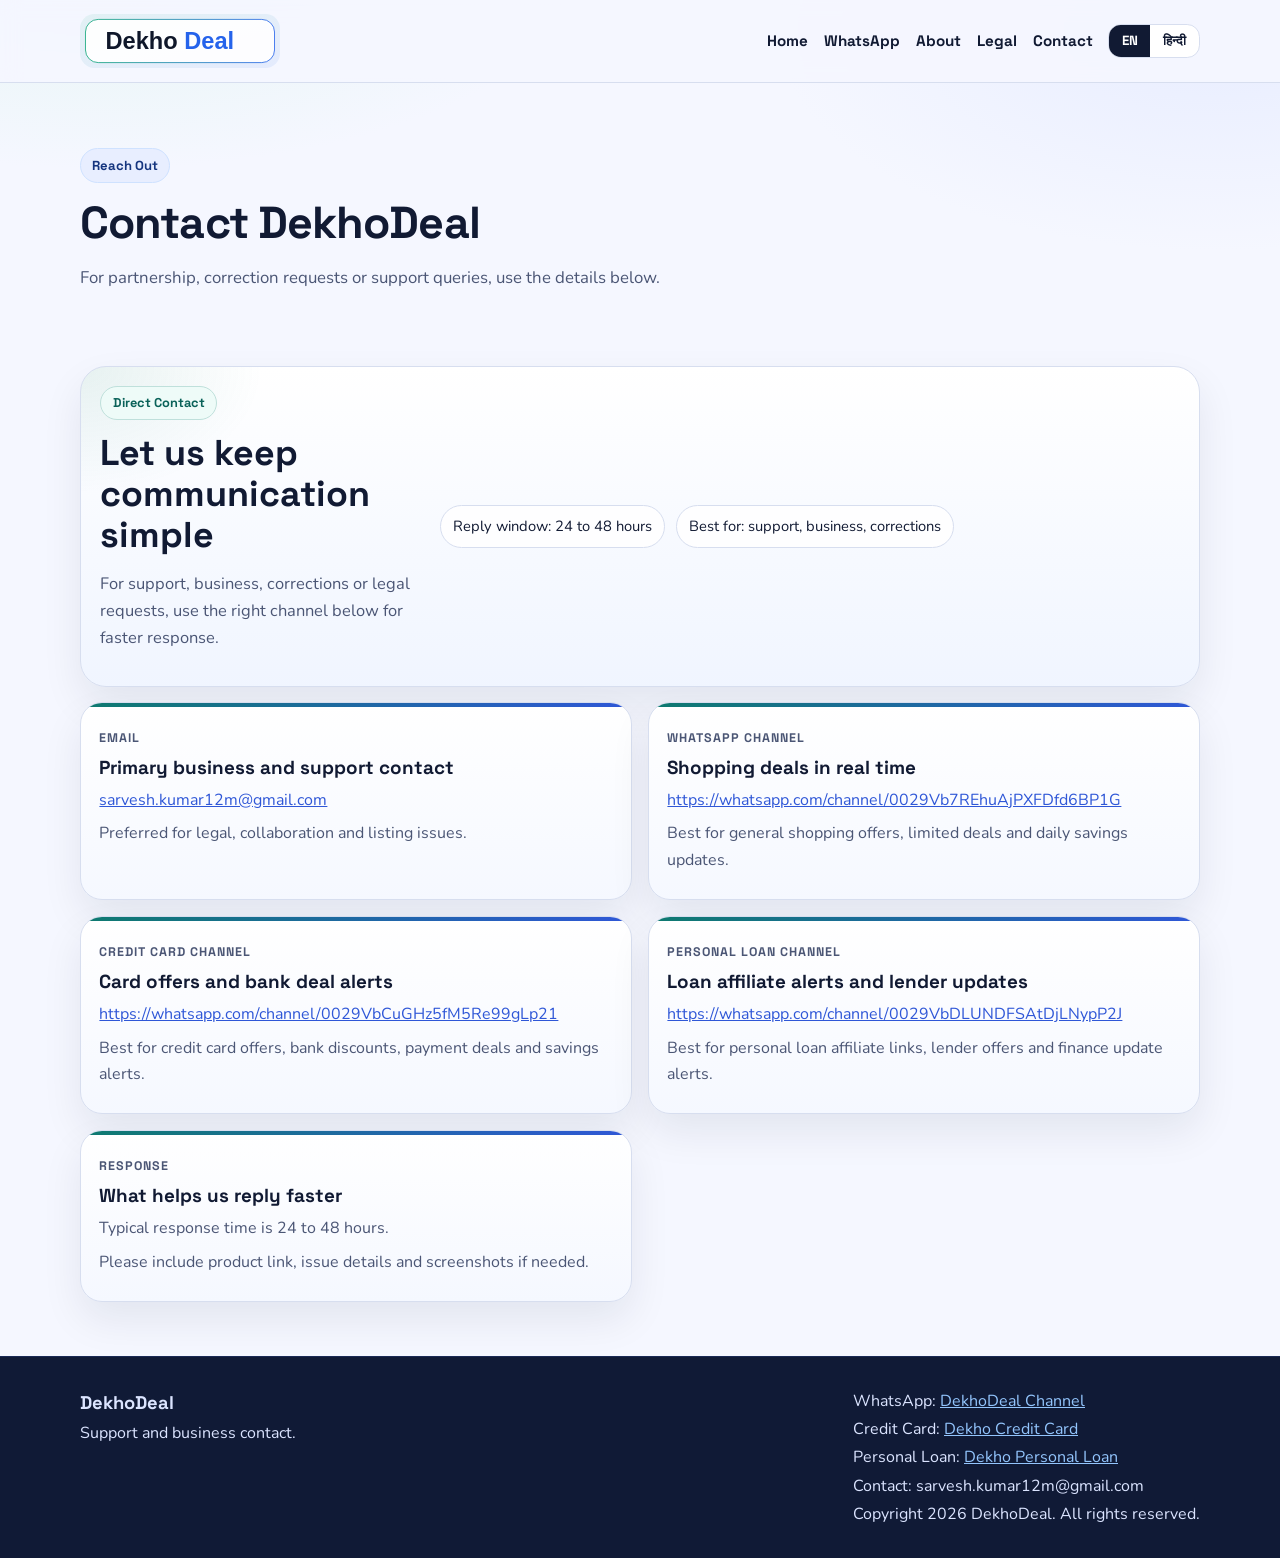
<file: contact.html>
﻿<!doctype html>
<html lang="en">
<head>
  <meta charset="utf-8" />
  <meta name="viewport" content="width=device-width, initial-scale=1" />
  <title>Contact | DekhoDeal</title>
  <meta name="description" content="Contact DekhoDeal for partnerships, corrections and support." />
  <meta name="robots" content="index, follow" />
  <meta property="og:title" content="Contact | DekhoDeal" />
  <meta property="og:description" content="Business and support contact details for DekhoDeal." />
  <meta property="og:type" content="website" />
  <meta property="og:url" content="https://dekhodeal.website/contact.html" />
  <meta property="og:image" content="https://dekhodeal.website/logo.svg" />
  <meta name="twitter:card" content="summary_large_image" />
  <meta name="twitter:title" content="Contact | DekhoDeal" />
  <meta name="twitter:description" content="Business and support contact details for DekhoDeal." />
  <meta name="twitter:image" content="https://dekhodeal.website/logo.svg" />
  <meta name="theme-color" content="#0f172a" />
  <link rel="icon" type="image/svg+xml" href="favicon.svg" />
  <link rel="canonical" href="https://dekhodeal.website/contact.html" />
  <link rel="stylesheet" href="styles.css" />
</head>
<body>
  <a class="skip-link" href="#main-content">Skip to content</a>

  <header class="site-header">
    <div class="container">
      <div class="brand-row">
        <a href="/" class="brand-home" aria-label="DekhoDeal Home">
          <img src="logo.svg" class="site-logo" alt="DekhoDeal logo" width="220" height="60" />
        </a>
      </div>
      <button class="menu-toggle" type="button" aria-expanded="false" aria-label="Toggle menu">
        <span class="menu-icon" aria-hidden="true">☰</span> <span data-en="Menu" data-hi="मेन्यू">Menu</span>
      </button>
      <nav aria-label="Primary" class="primary-nav">
        <ul class="nav-list">
          <li><a href="/" data-en="Home" data-hi="होम">Home</a></li>
          <li><a href="https://whatsapp.com/channel/0029Vb7REhuAjPXFDfd6BP1G" target="_blank" rel="noopener" data-en="WhatsApp" data-hi="व्हाट्सऐप">WhatsApp</a></li>
          <li><a href="/about.html" data-en="About" data-hi="अबाउट">About</a></li>
          <li><a href="/legal.html" data-en="Legal" data-hi="लीगल">Legal</a></li>
          <li><a href="/contact.html" data-en="Contact" data-hi="संपर्क">Contact</a></li>
        </ul>
        <div class="lang-toggle" aria-label="Language switch">
          <button type="button" class="lang-btn" data-lang-switch="en" aria-pressed="false">EN</button>
          <button type="button" class="lang-btn" data-lang-switch="hi" aria-pressed="false">हिन्दी</button>
        </div>
      </nav>
    </div>
  </header>

  <main id="main-content">
    <section class="hero hero-compact">
      <div class="container hero-grid one-col">
        <div>
          <p class="eyebrow" data-en="Reach Out" data-hi="संपर्क करें">Reach Out</p>
          <h1 data-en="Contact DekhoDeal" data-hi="DekhoDeal से संपर्क करें">Contact DekhoDeal</h1>
          <p class="hero-copy" data-en="For partnership, correction requests or support queries, use the details below." data-hi="पार्टनरशिप, करेक्शन रिक्वेस्ट या सपोर्ट के लिए नीचे दी गई जानकारी का उपयोग करें।">For partnership, correction requests or support queries, use the details below.</p>
        </div>
      </div>
    </section>

    <section class="section">
      <div class="container stack-sections">
        <article class="contact-hero-card">
          <div>
            <p class="profile-tag" data-en="Direct Contact" data-hi="डायरेक्ट कॉन्टैक्ट">Direct Contact</p>
            <h2 data-en="Let us keep communication simple" data-hi="चलिए communication simple रखते हैं">Let us keep communication simple</h2>
            <p class="profile-lead" data-en="For support, business, corrections or legal requests, use the right channel below for faster response." data-hi="Support, business, corrections या legal requests के लिए नीचे सही channel use करें ताकि जल्दी response मिल सके।">For support, business, corrections or legal requests, use the right channel below for faster response.</p>
          </div>
          <div class="contact-badges">
            <span class="profile-pill" data-en="Reply window: 24 to 48 hours" data-hi="रिप्लाई समय: 24 से 48 घंटे">Reply window: 24 to 48 hours</span>
            <span class="profile-pill" data-en="Best for: support, business, corrections" data-hi="बेस्ट फॉर: सपोर्ट, बिज़नेस, करेक्शन">Best for: support, business, corrections</span>
          </div>
        </article>

        <div class="premium-grid">
          <article class="premium-card">
            <p class="feature-kicker" data-en="Email" data-hi="ईमेल">Email</p>
            <h3 data-en="Primary business and support contact" data-hi="मुख्य बिज़नेस और सपोर्ट कॉन्टैक्ट">Primary business and support contact</h3>
            <p><a href="mailto:sarvesh.kumar12m@gmail.com">sarvesh.kumar12m@gmail.com</a></p>
            <p data-en="Preferred for legal, collaboration and listing issues." data-hi="लीगल, कोलैबोरेशन और लिस्टिंग मुद्दों के लिए ईमेल बेहतर है।">Preferred for legal, collaboration and listing issues.</p>
          </article>
          <article class="premium-card">
            <p class="feature-kicker" data-en="WhatsApp Channel" data-hi="व्हाट्सऐप चैनल">WhatsApp Channel</p>
            <h3 data-en="Shopping deals in real time" data-hi="रियल टाइम शॉपिंग डील्स">Shopping deals in real time</h3>
            <p><a href="https://whatsapp.com/channel/0029Vb7REhuAjPXFDfd6BP1G" target="_blank" rel="noopener">https://whatsapp.com/channel/0029Vb7REhuAjPXFDfd6BP1G</a></p>
            <p data-en="Best for general shopping offers, limited deals and daily savings updates." data-hi="General shopping offers, limited deals और daily savings updates के लिए best है।">Best for general shopping offers, limited deals and daily savings updates.</p>
          </article>
                    <article class="premium-card">
            <p class="feature-kicker" data-en="Credit Card Channel" data-hi="क्रेडिट कार्ड चैनल">Credit Card Channel</p>
            <h3 data-en="Card offers and bank deal alerts" data-hi="कार्ड ऑफर्स और बैंक डील अलर्ट्स">Card offers and bank deal alerts</h3>
            <p><a href="https://whatsapp.com/channel/0029VbCuGHz5fM5Re99gLp21" target="_blank" rel="noopener">https://whatsapp.com/channel/0029VbCuGHz5fM5Re99gLp21</a></p>
            <p data-en="Best for credit card offers, bank discounts, payment deals and savings alerts." data-hi="Credit card offers, bank discounts, payment deals और savings alerts के लिए best है।">Best for credit card offers, bank discounts, payment deals and savings alerts.</p>
          </article>
          <article class="premium-card">
            <p class="feature-kicker" data-en="Personal Loan Channel" data-hi="पर्सनल लोन चैनल">Personal Loan Channel</p>
            <h3 data-en="Loan affiliate alerts and lender updates" data-hi="लोन affiliate alerts और lender updates">Loan affiliate alerts and lender updates</h3>
            <p><a href="https://whatsapp.com/channel/0029VbDLUNDFSAtDjLNypP2J" target="_blank" rel="noopener">https://whatsapp.com/channel/0029VbDLUNDFSAtDjLNypP2J</a></p>
            <p data-en="Best for personal loan affiliate links, lender offers and finance update alerts." data-hi="Personal loan affiliate links, lender offers और finance update alerts के लिए best है।">Best for personal loan affiliate links, lender offers and finance update alerts.</p>
          </article>
          <article class="premium-card">
            <p class="feature-kicker" data-en="Response" data-hi="रिस्पॉन्स">Response</p>
            <h3 data-en="What helps us reply faster" data-hi="क्या हमें जल्दी reply करने में मदद करता है">What helps us reply faster</h3>
            <p data-en="Typical response time is 24 to 48 hours." data-hi="आम तौर पर जवाब का समय 24 से 48 घंटे है।">Typical response time is 24 to 48 hours.</p>
            <p data-en="Please include product link, issue details and screenshots if needed." data-hi="ज़रूरत हो तो product link, issue details और screenshots जरूर भेजें।">Please include product link, issue details and screenshots if needed.</p>
          </article>
        </div>
      </div>
    </section>
  </main>

  <footer class="site-footer">
    <div class="container footer-grid">
      <div>
        <p class="brand-title">DekhoDeal</p>
        <p data-en="Support and business contact." data-hi="सपोर्ट और बिज़नेस संपर्क।">Support and business contact.</p>
      </div>
      <div>
        <p><span data-en="WhatsApp:" data-hi="व्हाट्सऐप:">WhatsApp:</span> <a href="https://whatsapp.com/channel/0029Vb7REhuAjPXFDfd6BP1G" target="_blank" rel="noopener" style="color:#93c5fd;">DekhoDeal Channel</a></p>
        <p><span data-en="Credit Card:" data-hi="क्रेडिट कार्ड:">Credit Card:</span> <a href="https://whatsapp.com/channel/0029VbCuGHz5fM5Re99gLp21" target="_blank" rel="noopener" style="color:#93c5fd;">Dekho Credit Card</a></p>
        <p><span data-en="Personal Loan:" data-hi="पर्सनल लोन:">Personal Loan:</span> <a href="https://whatsapp.com/channel/0029VbDLUNDFSAtDjLNypP2J" target="_blank" rel="noopener" style="color:#93c5fd;">Dekho Personal Loan</a></p>
        <p><span data-en="Contact:" data-hi="संपर्क:">Contact:</span> sarvesh.kumar12m@gmail.com</p>
        <p><span data-en="Copyright" data-hi="कॉपीराइट">Copyright</span> <span id="year"></span> DekhoDeal. <span data-en="All rights reserved." data-hi="सभी अधिकार सुरक्षित।">All rights reserved.</span></p>
      </div>
    </div>
  </footer>

  <script src="script.js" defer></script>
</body>
</html>
</file>
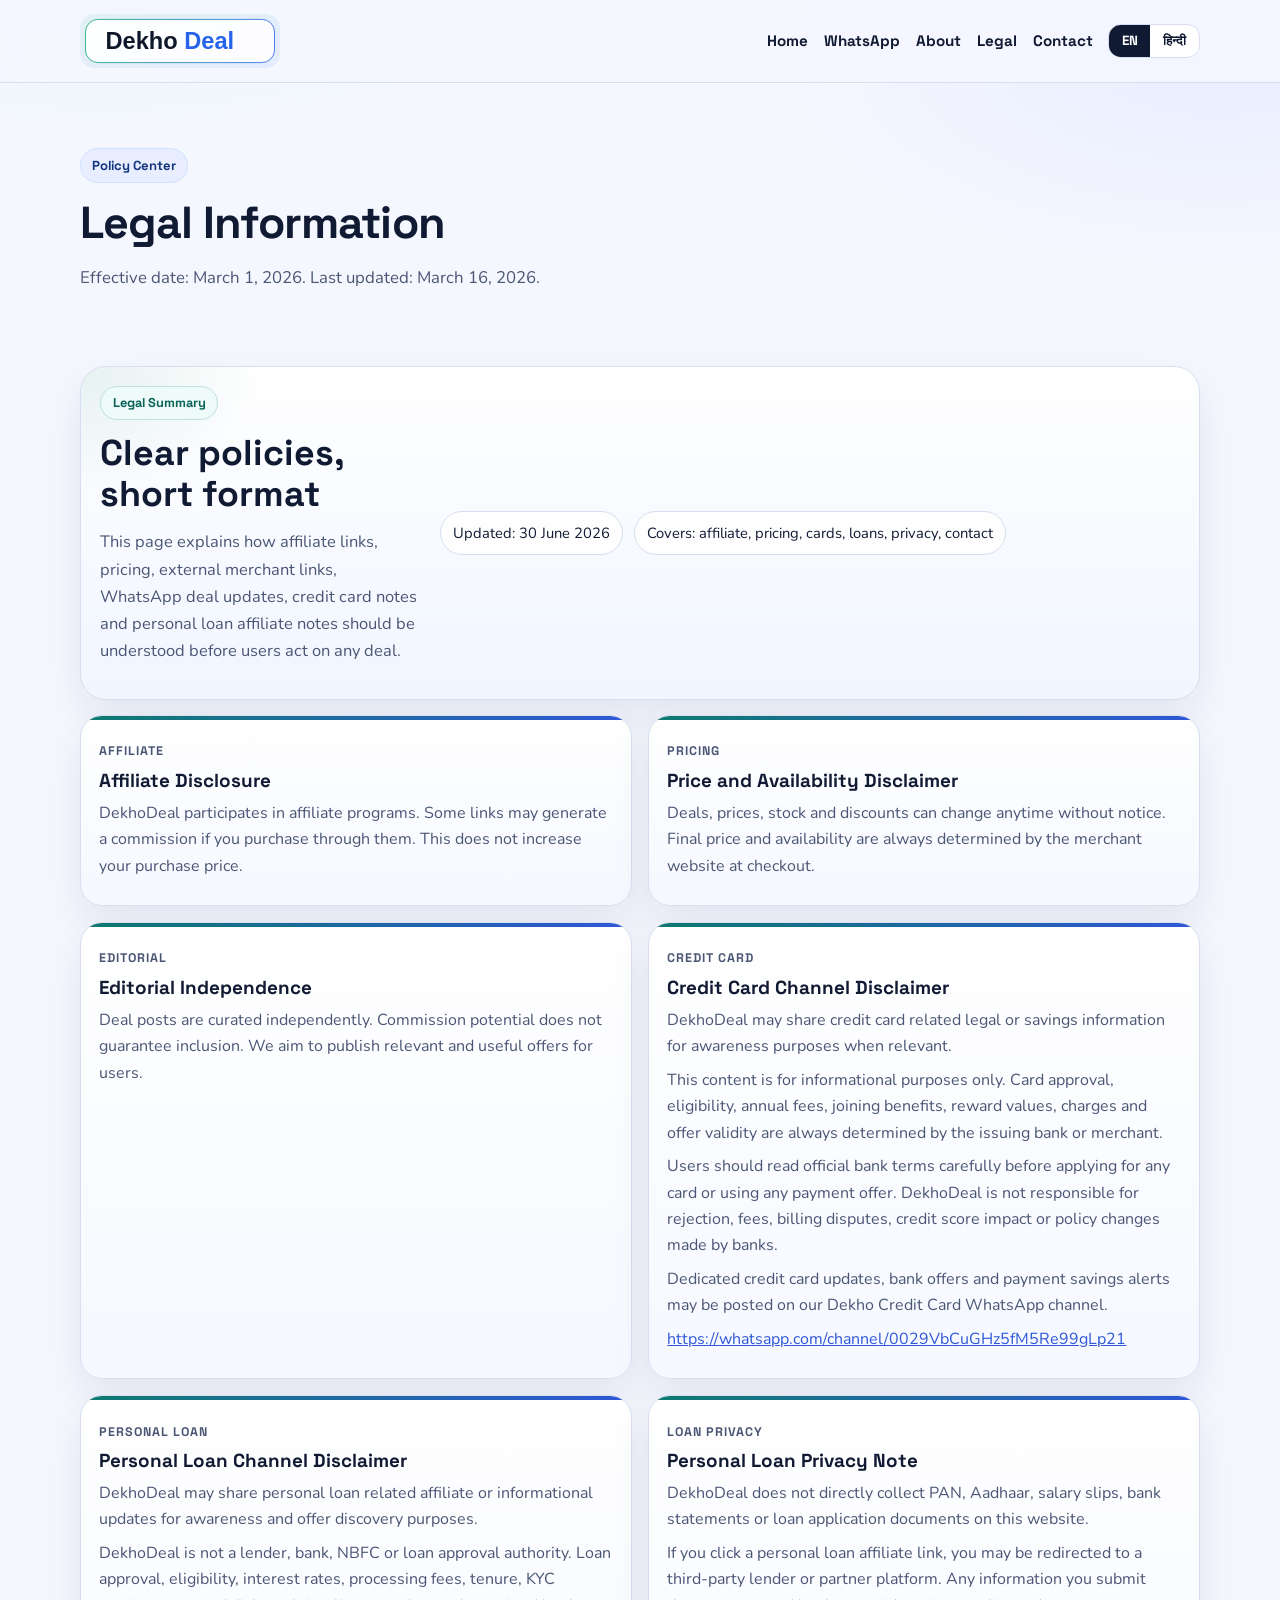
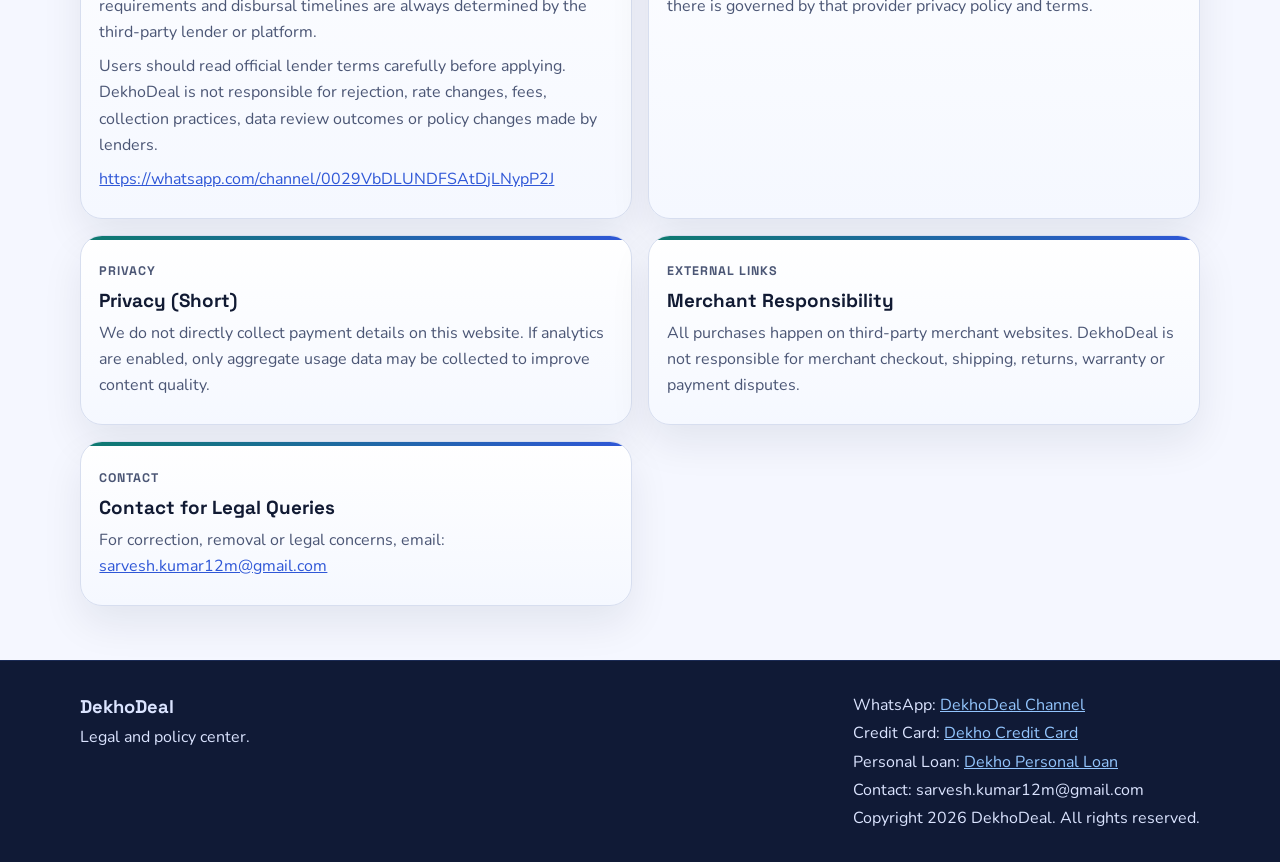
<file: legal.html>
﻿<!doctype html>
<html lang="en">
<head>
  <meta charset="utf-8" />
  <meta name="viewport" content="width=device-width, initial-scale=1" />
  <title>Legal | DekhoDeal</title>
  <meta name="description" content="Legal information, affiliate disclosure, privacy and terms for DekhoDeal shopping, credit card and personal loan affiliate channels." />
  <meta name="robots" content="index, follow" />
  <meta property="og:title" content="Legal | DekhoDeal" />
  <meta property="og:description" content="Affiliate disclosure, disclaimer, privacy policy and terms for shopping, credit card and personal loan affiliate updates." />
  <meta property="og:type" content="website" />
  <meta property="og:url" content="https://dekhodeal.website/legal.html" />
  <meta property="og:image" content="https://dekhodeal.website/logo.svg" />
  <meta name="twitter:card" content="summary_large_image" />
  <meta name="twitter:title" content="Legal | DekhoDeal" />
  <meta name="twitter:description" content="Affiliate disclosure, disclaimer, privacy policy and terms for shopping, credit card and personal loan affiliate updates." />
  <meta name="twitter:image" content="https://dekhodeal.website/logo.svg" />
  <meta name="theme-color" content="#0f172a" />
  <link rel="icon" type="image/svg+xml" href="favicon.svg" />
  <link rel="canonical" href="https://dekhodeal.website/legal.html" />
  <link rel="stylesheet" href="styles.css" />
</head>
<body>
  <a class="skip-link" href="#main-content">Skip to content</a>

  <header class="site-header">
    <div class="container">
      <div class="brand-row">
        <a href="/" class="brand-home" aria-label="DekhoDeal Home">
          <img src="logo.svg" class="site-logo" alt="DekhoDeal logo" width="220" height="60" />
        </a>
      </div>
      <button class="menu-toggle" type="button" aria-expanded="false" aria-label="Toggle menu">
        <span class="menu-icon" aria-hidden="true">☰</span> <span data-en="Menu" data-hi="मेन्यू">Menu</span>
      </button>
      <nav aria-label="Primary" class="primary-nav">
        <ul class="nav-list">
          <li><a href="/" data-en="Home" data-hi="होम">Home</a></li>
          <li><a href="https://whatsapp.com/channel/0029Vb7REhuAjPXFDfd6BP1G" target="_blank" rel="noopener" data-en="WhatsApp" data-hi="व्हाट्सऐप">WhatsApp</a></li>
          <li><a href="/about.html" data-en="About" data-hi="अबाउट">About</a></li>
          <li><a href="/legal.html" data-en="Legal" data-hi="लीगल">Legal</a></li>
          <li><a href="/contact.html" data-en="Contact" data-hi="संपर्क">Contact</a></li>
        </ul>
        <div class="lang-toggle" aria-label="Language switch">
          <button type="button" class="lang-btn" data-lang-switch="en" aria-pressed="false">EN</button>
          <button type="button" class="lang-btn" data-lang-switch="hi" aria-pressed="false">हिन्दी</button>
        </div>
      </nav>
    </div>
  </header>

  <main id="main-content">
    <section class="hero hero-compact">
      <div class="container hero-grid one-col">
        <div>
          <p class="eyebrow" data-en="Policy Center" data-hi="पॉलिसी सेंटर">Policy Center</p>
          <h1 data-en="Legal Information" data-hi="कानूनी जानकारी">Legal Information</h1>
          <p class="hero-copy" data-en="Effective date: March 1, 2026. Last updated: March 16, 2026." data-hi="प्रभावी तिथि: 1 मार्च 2026। अंतिम अपडेट: 16 मार्च 2026।">Effective date: March 1, 2026. Last updated: March 16, 2026.</p>
        </div>
      </div>
    </section>

    <section class="section">
      <div class="container stack-sections">
        <article class="contact-hero-card legal-hero-card">
          <div>
            <p class="profile-tag" data-en="Legal Summary" data-hi="लीगल समरी">Legal Summary</p>
            <h2 data-en="Clear policies, short format" data-hi="क्लियर पॉलिसीज, शॉर्ट फॉर्मेट">Clear policies, short format</h2>
            <p class="profile-lead" data-en="This page explains how affiliate links, pricing, external merchant links, WhatsApp deal updates, credit card notes and personal loan affiliate notes should be understood before users act on any deal." data-hi="यह पेज बताता है कि affiliate links, pricing, external merchant links, WhatsApp deal updates और credit card legal notes को users किसी deal पर action लेने से पहले कैसे समझें।">This page explains how affiliate links, pricing, external merchant links, WhatsApp deal updates, credit card notes and personal loan affiliate notes should be understood before users act on any deal.</p>
          </div>
          <div class="contact-badges">
            <span class="profile-pill" data-en="Updated: 30 June 2026" data-hi="अपडेटेड: 16 मार्च 2026">Updated: 30 June 2026</span>
            <span class="profile-pill" data-en="Covers: affiliate, pricing, cards, loans, privacy, contact" data-hi="कवर करता है: affiliate, pricing, cards, contact">Covers: affiliate, pricing, cards, loans, privacy, contact</span>
          </div>
        </article>

        <div class="premium-grid">
          <article class="premium-card legal-premium-card">
            <p class="feature-kicker" data-en="Affiliate" data-hi="एफिलिएट">Affiliate</p>
            <h3 data-en="Affiliate Disclosure" data-hi="एफिलिएट डिस्क्लोजर">Affiliate Disclosure</h3>
            <p data-en="DekhoDeal participates in affiliate programs. Some links may generate a commission if you purchase through them. This does not increase your purchase price." data-hi="Dekhodeal affiliate programs में भाग लेता है। कुछ links से खरीदारी करने पर हमें commission मिल सकता है। इससे आपकी purchase price नहीं बढ़ती।">DekhoDeal participates in affiliate programs. Some links may generate a commission if you purchase through them. This does not increase your purchase price.</p>
          </article>

          <article class="premium-card legal-premium-card">
            <p class="feature-kicker" data-en="Pricing" data-hi="प्राइसिंग">Pricing</p>
            <h3 data-en="Price and Availability Disclaimer" data-hi="कीमत और उपलब्धता डिस्क्लेमर">Price and Availability Disclaimer</h3>
            <p data-en="Deals, prices, stock and discounts can change anytime without notice. Final price and availability are always determined by the merchant website at checkout." data-hi="Deals, price, stock और discount बिना notice के कभी भी बदल सकते हैं। Final price और availability checkout पर merchant website तय करती है।">Deals, prices, stock and discounts can change anytime without notice. Final price and availability are always determined by the merchant website at checkout.</p>
          </article>

          <article class="premium-card legal-premium-card">
            <p class="feature-kicker" data-en="Editorial" data-hi="एडिटोरियल">Editorial</p>
            <h3 data-en="Editorial Independence" data-hi="संपादकीय स्वतंत्रता">Editorial Independence</h3>
            <p data-en="Deal posts are curated independently. Commission potential does not guarantee inclusion. We aim to publish relevant and useful offers for users." data-hi="Deal posts independently curate की जाती हैं। Commission की संभावना inclusion की guarantee नहीं देती। हमारा लक्ष्य users के लिए useful offers publish करना है।">Deal posts are curated independently. Commission potential does not guarantee inclusion. We aim to publish relevant and useful offers for users.</p>
          </article>

          <article class="premium-card legal-premium-card">
            <p class="feature-kicker" data-en="Credit Card" data-hi="क्रेडिट कार्ड">Credit Card</p>
            <h3 data-en="Credit Card Channel Disclaimer" data-hi="क्रेडिट कार्ड चैनल डिस्क्लेमर">Credit Card Channel Disclaimer</h3>
            <p data-en="DekhoDeal may share credit card related legal or savings information for awareness purposes when relevant." data-hi="ज़रूरत होने पर DekhoDeal awareness purpose के लिए credit card related legal या savings information share कर सकता है।">DekhoDeal may share credit card related legal or savings information for awareness purposes when relevant.</p>
            <p data-en="This content is for informational purposes only. Card approval, eligibility, annual fees, joining benefits, reward values, charges and offer validity are always determined by the issuing bank or merchant." data-hi="यह content केवल informational purpose के लिए है। Card approval, eligibility, annual fees, joining benefits, reward values, charges और offer validity हमेशा issuing bank या merchant तय करते हैं।">This content is for informational purposes only. Card approval, eligibility, annual fees, joining benefits, reward values, charges and offer validity are always determined by the issuing bank or merchant.</p>
            <p data-en="Users should read official bank terms carefully before applying for any card or using any payment offer. DekhoDeal is not responsible for rejection, fees, billing disputes, credit score impact or policy changes made by banks." data-hi="किसी भी card के लिए apply करने या payment offer use करने से पहले users को official bank terms ध्यान से पढ़नी चाहिए। Rejection, fees, billing disputes, credit score impact या bank policy changes के लिए DekhoDeal जिम्मेदार नहीं है।">Users should read official bank terms carefully before applying for any card or using any payment offer. DekhoDeal is not responsible for rejection, fees, billing disputes, credit score impact or policy changes made by banks.</p>
            <p data-en="Dedicated credit card updates, bank offers and payment savings alerts may be posted on our Dekho Credit Card WhatsApp channel." data-hi="Dedicated credit card updates, bank offers और payment savings alerts हमारे Dekho Credit Card WhatsApp channel पर पोस्ट किए जा सकते हैं।">Dedicated credit card updates, bank offers and payment savings alerts may be posted on our Dekho Credit Card WhatsApp channel.</p>
            <p><a href="https://whatsapp.com/channel/0029VbCuGHz5fM5Re99gLp21" target="_blank" rel="noopener">https://whatsapp.com/channel/0029VbCuGHz5fM5Re99gLp21</a></p>
          </article>

          <article class="premium-card legal-premium-card">
            <p class="feature-kicker" data-en="Personal Loan" data-hi="पर्सनल लोन">Personal Loan</p>
            <h3 data-en="Personal Loan Channel Disclaimer" data-hi="पर्सनल लोन चैनल डिस्क्लेमर">Personal Loan Channel Disclaimer</h3>
            <p data-en="DekhoDeal may share personal loan related affiliate or informational updates for awareness and offer discovery purposes." data-hi="DekhoDeal awareness और offer discovery purpose के लिए personal loan related affiliate या informational updates share कर सकता है।">DekhoDeal may share personal loan related affiliate or informational updates for awareness and offer discovery purposes.</p>
            <p data-en="DekhoDeal is not a lender, bank, NBFC or loan approval authority. Loan approval, eligibility, interest rates, processing fees, tenure, KYC requirements and disbursal timelines are always determined by the third-party lender or platform." data-hi="DekhoDeal कोई lender, bank, NBFC या loan approval authority नहीं है। Loan approval, eligibility, interest rates, processing fees, tenure, KYC requirements और disbursal timelines हमेशा third-party lender या platform तय करते हैं।">DekhoDeal is not a lender, bank, NBFC or loan approval authority. Loan approval, eligibility, interest rates, processing fees, tenure, KYC requirements and disbursal timelines are always determined by the third-party lender or platform.</p>
            <p data-en="Users should read official lender terms carefully before applying. DekhoDeal is not responsible for rejection, rate changes, fees, collection practices, data review outcomes or policy changes made by lenders." data-hi="Apply करने से पहले users को official lender terms ध्यान से पढ़नी चाहिए। Rejection, rate changes, fees, collection practices, data review outcomes या lender policy changes के लिए DekhoDeal जिम्मेदार नहीं है।">Users should read official lender terms carefully before applying. DekhoDeal is not responsible for rejection, rate changes, fees, collection practices, data review outcomes or policy changes made by lenders.</p>
            <p><a href="https://whatsapp.com/channel/0029VbDLUNDFSAtDjLNypP2J" target="_blank" rel="noopener">https://whatsapp.com/channel/0029VbDLUNDFSAtDjLNypP2J</a></p>
          </article>

          <article class="premium-card legal-premium-card">
            <p class="feature-kicker" data-en="Loan Privacy" data-hi="लोन प्राइवेसी">Loan Privacy</p>
            <h3 data-en="Personal Loan Privacy Note" data-hi="पर्सनल लोन प्राइवेसी नोट">Personal Loan Privacy Note</h3>
            <p data-en="DekhoDeal does not directly collect PAN, Aadhaar, salary slips, bank statements or loan application documents on this website." data-hi="DekhoDeal इस website पर सीधे PAN, Aadhaar, salary slips, bank statements या loan application documents collect नहीं करता।">DekhoDeal does not directly collect PAN, Aadhaar, salary slips, bank statements or loan application documents on this website.</p>
            <p data-en="If you click a personal loan affiliate link, you may be redirected to a third-party lender or partner platform. Any information you submit there is governed by that provider privacy policy and terms." data-hi="अगर आप personal loan affiliate link पर click करते हैं, तो आपको third-party lender या partner platform पर redirect किया जा सकता है। वहां submit की गई information उस provider की privacy policy और terms के अनुसार govern होगी।">If you click a personal loan affiliate link, you may be redirected to a third-party lender or partner platform. Any information you submit there is governed by that provider privacy policy and terms.</p>
          </article>

          <article class="premium-card legal-premium-card">
            <p class="feature-kicker" data-en="Privacy" data-hi="प्राइवेसी">Privacy</p>
            <h3 data-en="Privacy (Short)" data-hi="प्राइवेसी (संक्षिप्त)">Privacy (Short)</h3>
            <p data-en="We do not directly collect payment details on this website. If analytics are enabled, only aggregate usage data may be collected to improve content quality." data-hi="हम इस website पर सीधे payment details collect नहीं करते। अगर analytics enabled हो, तो केवल aggregate usage data content improve करने के लिए collect किया जा सकता है।">We do not directly collect payment details on this website. If analytics are enabled, only aggregate usage data may be collected to improve content quality.</p>
          </article>

          <article class="premium-card legal-premium-card">
            <p class="feature-kicker" data-en="External Links" data-hi="बाहरी लिंक">External Links</p>
            <h3 data-en="Merchant Responsibility" data-hi="मर्चेंट जिम्मेदारी">Merchant Responsibility</h3>
            <p data-en="All purchases happen on third-party merchant websites. DekhoDeal is not responsible for merchant checkout, shipping, returns, warranty or payment disputes." data-hi="सभी purchases third-party merchant websites पर होती हैं। Merchant checkout, shipping, returns, warranty या payment disputes के लिए DekhoDeal जिम्मेदार नहीं है।">All purchases happen on third-party merchant websites. DekhoDeal is not responsible for merchant checkout, shipping, returns, warranty or payment disputes.</p>
          </article>

          <article class="premium-card legal-premium-card">
            <p class="feature-kicker" data-en="Contact" data-hi="कॉन्टैक्ट">Contact</p>
            <h3 data-en="Contact for Legal Queries" data-hi="कानूनी प्रश्नों के लिए संपर्क">Contact for Legal Queries</h3>
            <p><span data-en="For correction, removal or legal concerns, email:" data-hi="सुधार, हटाने या कानूनी प्रश्नों के लिए ईमेल करें:">For correction, removal or legal concerns, email:</span> <a href="mailto:sarvesh.kumar12m@gmail.com">sarvesh.kumar12m@gmail.com</a></p>
          </article>
        </div>
      </div>
    </section>
  </main>

  <footer class="site-footer">
    <div class="container footer-grid">
      <div>
        <p class="brand-title">DekhoDeal</p>
        <p data-en="Legal and policy center." data-hi="लीगल और पॉलिसी सेंटर।">Legal and policy center.</p>
      </div>
      <div>
        <p><span data-en="WhatsApp:" data-hi="व्हाट्सऐप:">WhatsApp:</span> <a href="https://whatsapp.com/channel/0029Vb7REhuAjPXFDfd6BP1G" target="_blank" rel="noopener" style="color:#93c5fd;">DekhoDeal Channel</a></p>
        <p><span data-en="Credit Card:" data-hi="क्रेडिट कार्ड:">Credit Card:</span> <a href="https://whatsapp.com/channel/0029VbCuGHz5fM5Re99gLp21" target="_blank" rel="noopener" style="color:#93c5fd;">Dekho Credit Card</a></p>
        <p><span data-en="Personal Loan:" data-hi="पर्सनल लोन:">Personal Loan:</span> <a href="https://whatsapp.com/channel/0029VbDLUNDFSAtDjLNypP2J" target="_blank" rel="noopener" style="color:#93c5fd;">Dekho Personal Loan</a></p>
        <p><span data-en="Contact:" data-hi="संपर्क:">Contact:</span> sarvesh.kumar12m@gmail.com</p>
        <p><span data-en="Copyright" data-hi="कॉपीराइट">Copyright</span> <span id="year"></span> DekhoDeal. <span data-en="All rights reserved." data-hi="सभी अधिकार सुरक्षित।">All rights reserved.</span></p>
      </div>
    </div>
  </footer>

  <script src="script.js" defer></script>
</body>
</html>
</file>
<file: styles.css>
﻿@import url('https://fonts.googleapis.com/css2?family=Space+Grotesk:wght@400;500;700&family=Nunito:wght@400;600;700&display=swap');

:root {
  --bg: #f5f7ff;
  --bg-soft: #eef3ff;
  --surface: #ffffff;
  --surface-strong: #f8fbff;
  --text: #111a33;
  --muted: #4b5675;
  --line: #d7deef;
  --brand: #0e7a6f;
  --brand-strong: #0a6259;
  --accent: #2f57d7;
  --accent-soft: #e8eeff;
  --radius-lg: 20px;
  --radius-md: 14px;
  --shadow: 0 18px 40px rgba(17, 26, 51, 0.08);
}

* {
  box-sizing: border-box;
}

html,
body {
  margin: 0;
  padding: 0;
}

body {
  font-family: 'Nunito', 'Trebuchet MS', 'Segoe UI', sans-serif;
  color: var(--text);
  background:
    radial-gradient(1200px 500px at 8% -2%, #e6f6f4 0%, transparent 40%),
    radial-gradient(1000px 500px at 95% 2%, #e8edff 0%, transparent 44%),
    var(--bg);
  line-height: 1.65;
}

.skip-link {
  position: absolute;
  left: -9999px;
}

.skip-link:focus {
  left: 1rem;
  top: 1rem;
  z-index: 1000;
  background: var(--surface);
  border: 1px solid var(--line);
  border-radius: 0.6rem;
  padding: 0.5rem 0.7rem;
}

.container {
  width: min(1120px, 92%);
  margin: 0 auto;
}

.site-header {
  position: sticky;
  top: 0;
  z-index: 80;
  background: rgba(245, 247, 255, 0.9);
  backdrop-filter: blur(9px);
  border-bottom: 1px solid var(--line);
}

.site-header .container {
  display: flex;
  justify-content: space-between;
  align-items: center;
  gap: 1rem;
  padding: 0.85rem 0;
}

.brand-row {
  display: flex;
  align-items: center;
}

.brand-home {
  display: inline-flex;
  line-height: 0;
}

.site-logo {
  width: 200px;
  max-width: 100%;
  height: auto;
}

nav[aria-label="Primary"] {
  display: flex;
  align-items: center;
  gap: 0.9rem;
  flex-wrap: wrap;
}

.menu-toggle {
  display: none;
  border: 1px solid var(--line);
  background: var(--surface);
  color: var(--text);
  border-radius: 0.7rem;
  padding: 0.45rem 0.75rem;
  font-family: 'Space Grotesk', 'Segoe UI', sans-serif;
  font-weight: 700;
  cursor: pointer;
}

.menu-icon {
  margin-right: 0.35rem;
}

.nav-list {
  list-style: none;
  display: flex;
  align-items: center;
  gap: 1rem;
  margin: 0;
  padding: 0;
}

.nav-list a {
  text-decoration: none;
  color: var(--text);
  font-weight: 700;
  font-family: 'Space Grotesk', 'Segoe UI', sans-serif;
  font-size: 0.95rem;
  white-space: nowrap;
}

.nav-list a:hover {
  color: var(--accent);
}

.lang-toggle {
  display: inline-flex;
  border: 1px solid var(--line);
  border-radius: 0.8rem;
  overflow: hidden;
  background: var(--surface);
}

.lang-btn {
  border: 0;
  background: transparent;
  color: var(--text);
  font-weight: 700;
  font-family: 'Space Grotesk', 'Segoe UI', sans-serif;
  padding: 0.45rem 0.8rem;
  cursor: pointer;
}

.lang-btn.is-active {
  background: var(--text);
  color: #ffffff;
}

/* ================================
   PROMO BANNER
================================ */

.promo-banner-section {
  width: 100%;
  padding: 22px 0 18px;
  box-sizing: border-box;
}

.promo-banner-section .container {
  width: min(100% - 32px, 1460px);
  margin: 0 auto;
}

.promo-banner-slider {
  position: relative;
  overflow: hidden;
  border-radius: 22px;
  background: var(--surface);
  box-shadow: var(--shadow);
  max-width: 100%;
  aspect-ratio: 16 / 7;
  min-height: 260px;
}

.promo-banner-track {
  display: flex;
  transition: transform 0.4s ease;
  width: 100%;
  height: 100%;
}

.promo-slide {
  min-width: 100%;
  flex-shrink: 0;
  display: flex;
  flex-direction: column;
}

.promo-banner-link {
  display: flex;
  flex-direction: column;
  width: 100%;
  text-decoration: none;
  line-height: 0;
  overflow: hidden;
  flex: 1;
}

.promo-slide-image {
  width: 100%;
  height: 450px;
  max-width: 100%;
  border-radius: 22px 22px 0 0;
  object-fit: auto;
}

.promo-slide-footer {
  padding: 14px 18px 18px;
  display: flex;
  justify-content: center;
  background: var(--surface);
  border-top: 1px solid var(--line);
}

.promo-slide-action {
  display: inline-flex;
  justify-content: center;
  align-items: center;
  min-height: 52px;
  padding: 0 30px;
  border-radius: 999px;
  background: linear-gradient(90deg, #ff7a00, #2874f0);
  color: #ffffff;
  font-size: 1rem;
  font-weight: 700;
  text-decoration: none;
  box-shadow: 0 8px 20px rgba(0, 0, 0, 0.14);
  transition: transform 0.2s ease, box-shadow 0.2s ease;
}

.promo-slide-action:hover {
  transform: translateY(-2px);
  box-shadow: 0 10px 24px rgba(0, 0, 0, 0.20);
}

.promo-slide-action:active {
  transform: translateY(0);
}

.promo-slider-controls {
  display: flex;
  justify-content: center;
  gap: 0.65rem;
  padding: 14px 0 10px;
}

.slider-dot {
  width: 12px;
  height: 12px;
  border: 1px solid rgba(17, 26, 51, 0.16);
  border-radius: 999px;
  background: transparent;
  cursor: pointer;
  transition: background 0.25s ease, transform 0.25s ease;
}

.slider-dot.is-active {
  background: var(--brand);
  transform: scale(1.1);
}


/* ================================
   TABLET
================================ */

@media (max-width: 768px) {

  .promo-banner-section {
    padding: 16px 0 24px;
  }

  .promo-banner-section .container {
    width: min(100% - 24px, 700px);
  }

  .promo-banner-link {
    border-radius: 16px 16px 0 0;
  }

  .promo-slide-image {
    width: 100%;
    height: 221px;
    object-fit: auto;
  }

  .promo-slide-footer {
    padding: 14px 16px 18px;
  }

  .promo-slide-action {
    min-height: 50px;
    padding: 0 26px;
    font-size: 16px;
  }
}


/* ================================
   SMARTPHONE
================================ */

@media (max-width: 600px) {

  .promo-banner-section {
    padding: 12px 0 20px;
  }

  .promo-banner-section .container {
    width: calc(100% - 20px);
    max-width: none;
  }

  .promo-banner-link {
    border-radius: 13px 13px 0 0;
  }

  .promo-slide-image {
    width: auto;
    height: 170px;
  }

  .promo-slide-footer {
    padding: 14px 16px 18px;
  }

  .promo-slide-action {
    width: 100%;
    min-height: 50px;
    padding: 0 14px;
    border-radius: 14px;
    font-size: 15px;
    box-sizing: border-box;
  }
}


/* ================================
   VERY SMALL PHONES
================================ */

@media (max-width: 360px) {

  .promo-banner-section .container {
    width: calc(100% - 16px);
  }

  .freedom-sale-button {
    min-height: 48px;
    font-size: 14px;
    padding: 0 10px;
  }
}
.hero {
  padding: 4.1rem 0 2.3rem;
}

.hero-compact {
  padding-bottom: 1.4rem;
}

.hero-grid {
  display: grid;
  grid-template-columns: 1.25fr 0.75fr;
  gap: 1.25rem;
}

.hero-grid.one-col {
  grid-template-columns: 1fr;
}

.eyebrow {
  display: inline-flex;
  margin: 0 0 0.85rem;
  padding: 0.35rem 0.7rem;
  border: 1px solid #cfe2ff;
  border-radius: 999px;
  background: var(--accent-soft);
  color: #15357f;
  font-size: 0.82rem;
  font-weight: 700;
  font-family: 'Space Grotesk', 'Segoe UI', sans-serif;
}

h1 {
  margin: 0;
  font-family: 'Space Grotesk', 'Segoe UI', sans-serif;
  font-size: clamp(1.8rem, 3.5vw, 3rem);
  line-height: 1.15;
  letter-spacing: -0.02em;
}

.hero-copy {
  margin: 1rem 0;
  max-width: 66ch;
  color: var(--muted);
  font-size: 1.05rem;
}

.hero-actions {
  display: flex;
  flex-wrap: wrap;
  gap: 0.75rem;
}

.btn {
  display: inline-flex;
  align-items: center;
  justify-content: center;
  border: 0;
  border-radius: 0.8rem;
  text-decoration: none;
  cursor: pointer;
  padding: 0.72rem 1.08rem;
  font-family: 'Space Grotesk', 'Segoe UI', sans-serif;
  font-weight: 700;
}

.btn-primary {
  color: #ffffff;
  background: linear-gradient(140deg, var(--brand), var(--accent));
  box-shadow: 0 10px 20px rgba(47, 87, 215, 0.2);
}

.btn-primary:hover {
  filter: brightness(0.96);
}

.btn-muted {
  color: var(--text);
  background: var(--surface);
  border: 1px solid var(--line);
}

.disclaimer {
  margin-top: 0.9rem;
  font-size: 0.88rem;
  color: var(--muted);
}

.section {
  padding: 2.2rem 0;
}

.alt {
  background: linear-gradient(180deg, var(--surface-strong), #f7f9ff);
  border-top: 1px solid var(--line);
  border-bottom: 1px solid var(--line);
}

.section-head h2 {
  margin: 0;
  font-family: 'Space Grotesk', 'Segoe UI', sans-serif;
}

.section-head p {
  margin: 0.35rem 0 1rem;
  color: var(--muted);
}

.quick-links {
  display: grid;
  grid-template-columns: repeat(2, minmax(0, 1fr));
  gap: 1rem;
}

.one-col-grid {
  grid-template-columns: 1fr;
}

.stack-sections {
  display: grid;
  gap: 0.9rem;
}

.keyword-cloud-card {
  background:
    linear-gradient(180deg, rgba(255, 255, 255, 0.98), rgba(242, 247, 255, 0.98));
}

.keyword-cloud {
  display: flex;
  flex-wrap: wrap;
  gap: 0.65rem;
  margin-top: 0.9rem;
}

.keyword-pill {
  display: inline-flex;
  align-items: center;
  padding: 0.48rem 0.72rem;
  border: 1px solid var(--line);
  border-radius: 999px;
  background: #ffffff;
  color: var(--text);
  font-size: 0.88rem;
  font-weight: 700;
  font-family: 'Space Grotesk', 'Segoe UI', sans-serif;
}

.feature-strip {
  display: grid;
  grid-template-columns: repeat(3, minmax(0, 1fr));
  gap: 1rem;
}

.share-banner {
  display: grid;
  grid-template-columns: 1.35fr auto;
  gap: 1rem;
  align-items: center;
  margin-bottom: 1rem;
  padding: 1.1rem 1.15rem;
  border: 1px solid var(--line);
  border-radius: var(--radius-lg);
  background:
    radial-gradient(260px 160px at 0% 0%, rgba(14, 122, 111, 0.12), transparent 70%),
    linear-gradient(180deg, rgba(255, 255, 255, 0.98), rgba(241, 246, 255, 0.98));
  box-shadow: var(--shadow);
}

.share-banner h3 {
  margin: 0 0 0.42rem;
  font-size: 1.18rem;
  line-height: 1.25;
  font-family: 'Space Grotesk', 'Segoe UI', sans-serif;
}

.share-banner p:last-child {
  margin-bottom: 0;
}

.share-banner-actions {
  display: flex;
  align-items: center;
  justify-content: flex-end;
}

.feature-tile {
  position: relative;
  background:
    linear-gradient(180deg, rgba(232, 238, 255, 0.75), rgba(255, 255, 255, 0.98)),
    var(--surface);
  border: 1px solid var(--line);
  border-radius: var(--radius-lg);
  box-shadow: var(--shadow);
  padding: 1.15rem;
  overflow: hidden;
}

.feature-tile::after {
  content: "";
  position: absolute;
  inset: auto -20px -20px auto;
  width: 110px;
  height: 110px;
  border-radius: 999px;
  background: radial-gradient(circle, rgba(47, 87, 215, 0.15), transparent 68%);
}

.feature-kicker {
  margin: 0 0 0.5rem;
  color: var(--brand-strong);
  font-size: 0.78rem;
  font-weight: 800;
  letter-spacing: 0.08em;
  text-transform: uppercase;
  font-family: 'Space Grotesk', 'Segoe UI', sans-serif;
}

.feature-tile h3 {
  margin: 0 0 0.45rem;
  font-size: 1.14rem;
  line-height: 1.25;
  font-family: 'Space Grotesk', 'Segoe UI', sans-serif;
}

.feature-tile p:last-child {
  margin-bottom: 0;
}

.info-card {
  background: var(--surface);
  border: 1px solid var(--line);
  border-radius: var(--radius-lg);
  box-shadow: var(--shadow);
  padding: 1.05rem;
}

.info-card h2,
.legal-block h2,
.deal-post h2 {
  margin: 0 0 0.5rem;
  font-family: 'Space Grotesk', 'Segoe UI', sans-serif;
  letter-spacing: -0.01em;
}

.info-card p,
.legal-block p,
.deal-post p {
  margin: 0.45rem 0;
  color: var(--muted);
}

.info-card a,
.legal-block a,
.deal-post a {
  color: var(--accent);
  text-decoration: underline;
  overflow-wrap: anywhere;
}

.legal-block h2 {
  font-size: 1.08rem;
}

.founder-layout {
  display: grid;
  grid-template-columns: 260px 1fr;
  gap: 1rem;
  align-items: start;
}

.profile-showcase,
.contact-hero-card {
  display: grid;
  grid-template-columns: minmax(240px, 320px) 1fr;
  gap: 1.25rem;
  align-items: center;
  background:
    radial-gradient(260px 180px at 0% 0%, rgba(14, 122, 111, 0.1), transparent 70%),
    linear-gradient(180deg, rgba(255, 255, 255, 0.98), rgba(240, 245, 255, 0.98));
  border: 1px solid var(--line);
  border-radius: 26px;
  box-shadow: var(--shadow);
  padding: 1.2rem;
}

.profile-media {
  display: flex;
  justify-content: center;
}

.profile-copy h2,
.contact-hero-card h2 {
  margin: 0;
  font-size: clamp(1.5rem, 2.8vw, 2.25rem);
  line-height: 1.15;
  font-family: 'Space Grotesk', 'Segoe UI', sans-serif;
}

.profile-tag {
  display: inline-flex;
  margin: 0 0 0.7rem;
  padding: 0.36rem 0.72rem;
  border: 1px solid #bfe0db;
  border-radius: 999px;
  background: #eefbf8;
  color: var(--brand-strong);
  font-size: 0.8rem;
  font-weight: 800;
  font-family: 'Space Grotesk', 'Segoe UI', sans-serif;
}

.profile-lead {
  margin: 0.9rem 0 1rem;
  color: var(--muted);
  font-size: 1.03rem;
}

.profile-pills,
.contact-badges {
  display: flex;
  flex-wrap: wrap;
  gap: 0.7rem;
}

.profile-pill {
  display: inline-flex;
  align-items: center;
  gap: 0.25rem;
  padding: 0.55rem 0.75rem;
  border: 1px solid var(--line);
  border-radius: 999px;
  background: rgba(255, 255, 255, 0.88);
  color: var(--text);
  font-size: 0.92rem;
}

.profile-pill a {
  color: var(--accent);
  text-decoration: none;
}

.premium-grid {
  display: grid;
  grid-template-columns: repeat(2, minmax(0, 1fr));
  gap: 1rem;
}

.premium-card {
  position: relative;
  background:
    linear-gradient(180deg, rgba(255, 255, 255, 0.98), rgba(245, 248, 255, 0.98));
  border: 1px solid var(--line);
  border-radius: 22px;
  box-shadow: var(--shadow);
  padding: 1.15rem;
  overflow: hidden;
}

.premium-card::before {
  content: "";
  position: absolute;
  inset: 0 auto auto 0;
  width: 100%;
  height: 4px;
  background: linear-gradient(90deg, var(--brand), var(--accent));
}

.premium-card h3 {
  margin: 0 0 0.45rem;
  font-size: 1.18rem;
  line-height: 1.25;
  font-family: 'Space Grotesk', 'Segoe UI', sans-serif;
}

.premium-card p {
  margin: 0.45rem 0;
  color: var(--muted);
}

.premium-card a {
  color: var(--accent);
  text-decoration: underline;
  overflow-wrap: anywhere;
}

.founder-photo {
  width: min(260px, 100%);
  height: auto;
  border-radius: 1rem;
  border: 1px solid var(--line);
  box-shadow: 0 10px 20px rgba(17, 26, 51, 0.08);
}

.legal-list,
.text-links {
  margin: 0;
  padding-left: 1.1rem;
}

.legal-list li,
.text-links li {
  margin-bottom: 0.42rem;
}

.text-feed {
  background: var(--surface);
  border: 1px solid var(--line);
  border-radius: var(--radius-lg);
  box-shadow: var(--shadow);
  padding: 1rem;
}

.deal-post h2 {
  font-size: clamp(1.12rem, 2.4vw, 1.48rem);
}

.post-meta {
  margin: 0 0 0.56rem;
  font-size: 0.86rem;
  color: #6a7695;
}

.post-meta time {
  font-weight: 700;
}

.post-sep {
  border: 0;
  border-top: 2px dashed var(--line);
  margin: 1.2rem 0;
}

details {
  background: var(--surface);
  border: 1px solid var(--line);
  border-radius: var(--radius-md);
  padding: 0.8rem 0.95rem;
  margin-bottom: 0.6rem;
}

summary {
  cursor: pointer;
  font-weight: 700;
  font-family: 'Space Grotesk', 'Segoe UI', sans-serif;
}

.site-footer {
  margin-top: 1.2rem;
  background: #101a36;
  color: #dbe4ff;
  border-top: 1px solid #1a2a55;
  padding: 1.8rem 0;
}

.footer-grid {
  display: grid;
  grid-template-columns: 1fr auto;
  gap: 1rem;
}

.site-footer p {
  margin: 0.12rem 0;
}

.brand-title {
  margin: 0;
  font-family: 'Space Grotesk', 'Segoe UI', sans-serif;
  font-weight: 700;
  font-size: 1.15rem;
}

@media (max-width: 920px) {
  .site-header .container {
    flex-wrap: wrap;
    align-items: center;
  }

  .brand-row {
    flex: 1 1 auto;
    min-width: 0;
  }

  .menu-toggle {
    display: inline-flex;
    align-items: center;
    margin-left: auto;
    flex: 0 0 auto;
  }

  nav.primary-nav {
    width: 100%;
    display: none;
    flex-direction: column;
    align-items: stretch;
    gap: 0.45rem;
  }

  nav.primary-nav[hidden] {
    display: none !important;
  }

  .site-header.nav-open nav.primary-nav {
    display: flex;
  }

  .nav-list {
    flex-wrap: wrap;
    gap: 0.55rem;
  }

  .nav-list li {
    flex: 1 1 calc(50% - 0.55rem);
  }

  .nav-list a {
    display: flex;
    align-items: center;
    justify-content: center;
    border: 1px solid var(--line);
    background: var(--surface);
    border-radius: 999px;
    padding: 0.35rem 0.62rem;
    font-size: 0.84rem;
  }

  .lang-toggle {
    align-self: flex-start;
  }

  .hero-grid,
  .feature-strip,
  .quick-links,
  .quick-links-three,
  .premium-grid,
  .footer-grid,
  .founder-layout,
  .profile-showcase,
  .contact-hero-card,
  .share-banner {
    grid-template-columns: 1fr;
  }

  .share-banner-actions {
    justify-content: flex-start;
  }
}

@media (max-width: 560px) {
  .hero {
    padding-top: 3.4rem;
  }

  .site-logo {
    width: 168px;
  }

  .promo-banner-section {
    padding-top: 0.75rem;
  }

  .promo-banner-link {
    border-radius: 16px;
  }

  .promo-banner-cta {
    margin-top: 0.7rem;
  }

  .freedom-sale-button {
    width: 100%;
    padding: 0.9rem 1rem;
    font-size: 0.95rem;
  }

  .text-feed,
  .info-card {
    padding: 0.9rem;
  }

}





.quick-links-three {
  grid-template-columns: repeat(3, minmax(0, 1fr));
}

.info-card-accent {
  background:
    radial-gradient(260px 160px at 0% 0%, rgba(245, 158, 11, 0.12), transparent 70%),
    linear-gradient(180deg, rgba(255, 255, 255, 0.98), rgba(255, 247, 237, 0.98));
}

.btn-card {
  color: #ffffff;
  background: linear-gradient(140deg, #f59e0b, #ef4444);
  box-shadow: 0 10px 20px rgba(239, 68, 68, 0.18);
}

.btn-card:hover {
  filter: brightness(0.97);
}

@media (max-width: 920px) {
  .quick-links-three {
    grid-template-columns: 1fr;
  }
}

@media (max-width: 560px) {
  .quick-links-three .info-card {
    border-radius: 18px;
  }
}

.channel-grid {
  grid-template-columns: repeat(2, minmax(0, 1fr));
}

.info-card-title-row {
  display: flex;
  align-items: center;
  gap: 0.55rem;
  flex-wrap: wrap;
  margin-bottom: 0.35rem;
}

.info-card-title-row h2 {
  margin: 0;
}

.channel-badge {
  display: inline-flex;
  align-items: center;
  justify-content: center;
  padding: 0.18rem 0.5rem;
  border-radius: 999px;
  background: #fff3c4;
  color: #8a5200;
  border: 1px solid #f4d27a;
  font-size: 0.7rem;
  font-weight: 800;
  letter-spacing: 0.08em;
  text-transform: uppercase;
  font-family: '"'"'Space Grotesk'"'"', '"'"'Segoe UI'"'"', sans-serif;
}

.info-card-loan {
  background:
    radial-gradient(260px 160px at 0% 0%, rgba(20, 184, 166, 0.12), transparent 70%),
    linear-gradient(180deg, rgba(255, 255, 255, 0.98), rgba(237, 252, 248, 0.98));
}

.btn-loan {
  color: #ffffff;
  background: linear-gradient(140deg, #0e7a6f, #14b8a6);
  box-shadow: 0 10px 20px rgba(20, 184, 166, 0.2);
}

.btn-loan:hover {
  filter: brightness(0.97);
}

@media (max-width: 920px) {
  .channel-grid {
    grid-template-columns: 1fr;
  }
}

/*=================== AFFILIATE AD =================*/


.affiliate-ad {
  width: 100%;
  max-width: 1460px;
  margin: 35px auto;
  padding: 0 10px;
  text-align: center;
  box-sizing: border-box;
}

.affiliate-ad-label {
  font-size: 12px;
  color: #777;
  margin-bottom: 10px;
  text-transform: uppercase;
  letter-spacing: 0.5px;
}

.affiliate-ad-link {
  display: block;
  width: 100%;
  line-height: 0;
  overflow: hidden;
  border-radius: 20px;
}

.affiliate-ad-image {
  display: block;
  width: 100%;
  height: auto;
  max-width: 100%;
  border-radius: 20px;
  object-fit: contain;
}

.affiliate-ad-button {
  display: inline-flex;
  align-items: center;
  justify-content: center;

  margin-top: 15px;
  min-height: 50px;
  padding: 0 28px;

  border-radius: 999px;
  background: linear-gradient(90deg, #673de6, #8b5cf6);
  color: #fff;

  font-size: 16px;
  font-weight: 700;
  text-decoration: none;

  box-shadow: 0 7px 18px rgba(103, 61, 230, 0.22);
}

/* 📱 Smartphone */
@media (max-width: 600px) {

  .affiliate-ad {
    width: 100%;
    margin: 25px auto;
    padding: 0 10px;
  }

  .affiliate-ad-label {
    font-size: 11px;
    margin-bottom: 8px;
  }

  .affiliate-ad-link {
    width: 100%;
    border-radius: 12px;
  }

  .affiliate-ad-image {
    width: 100%;
    height: auto;
    border-radius: 12px;
    object-fit: contain;
  }

  .affiliate-ad-button {
    width: 100%;
    min-height: 48px;
    padding: 0 16px;
    box-sizing: border-box;

    border-radius: 12px;
    font-size: 15px;
  }
}
</file>
